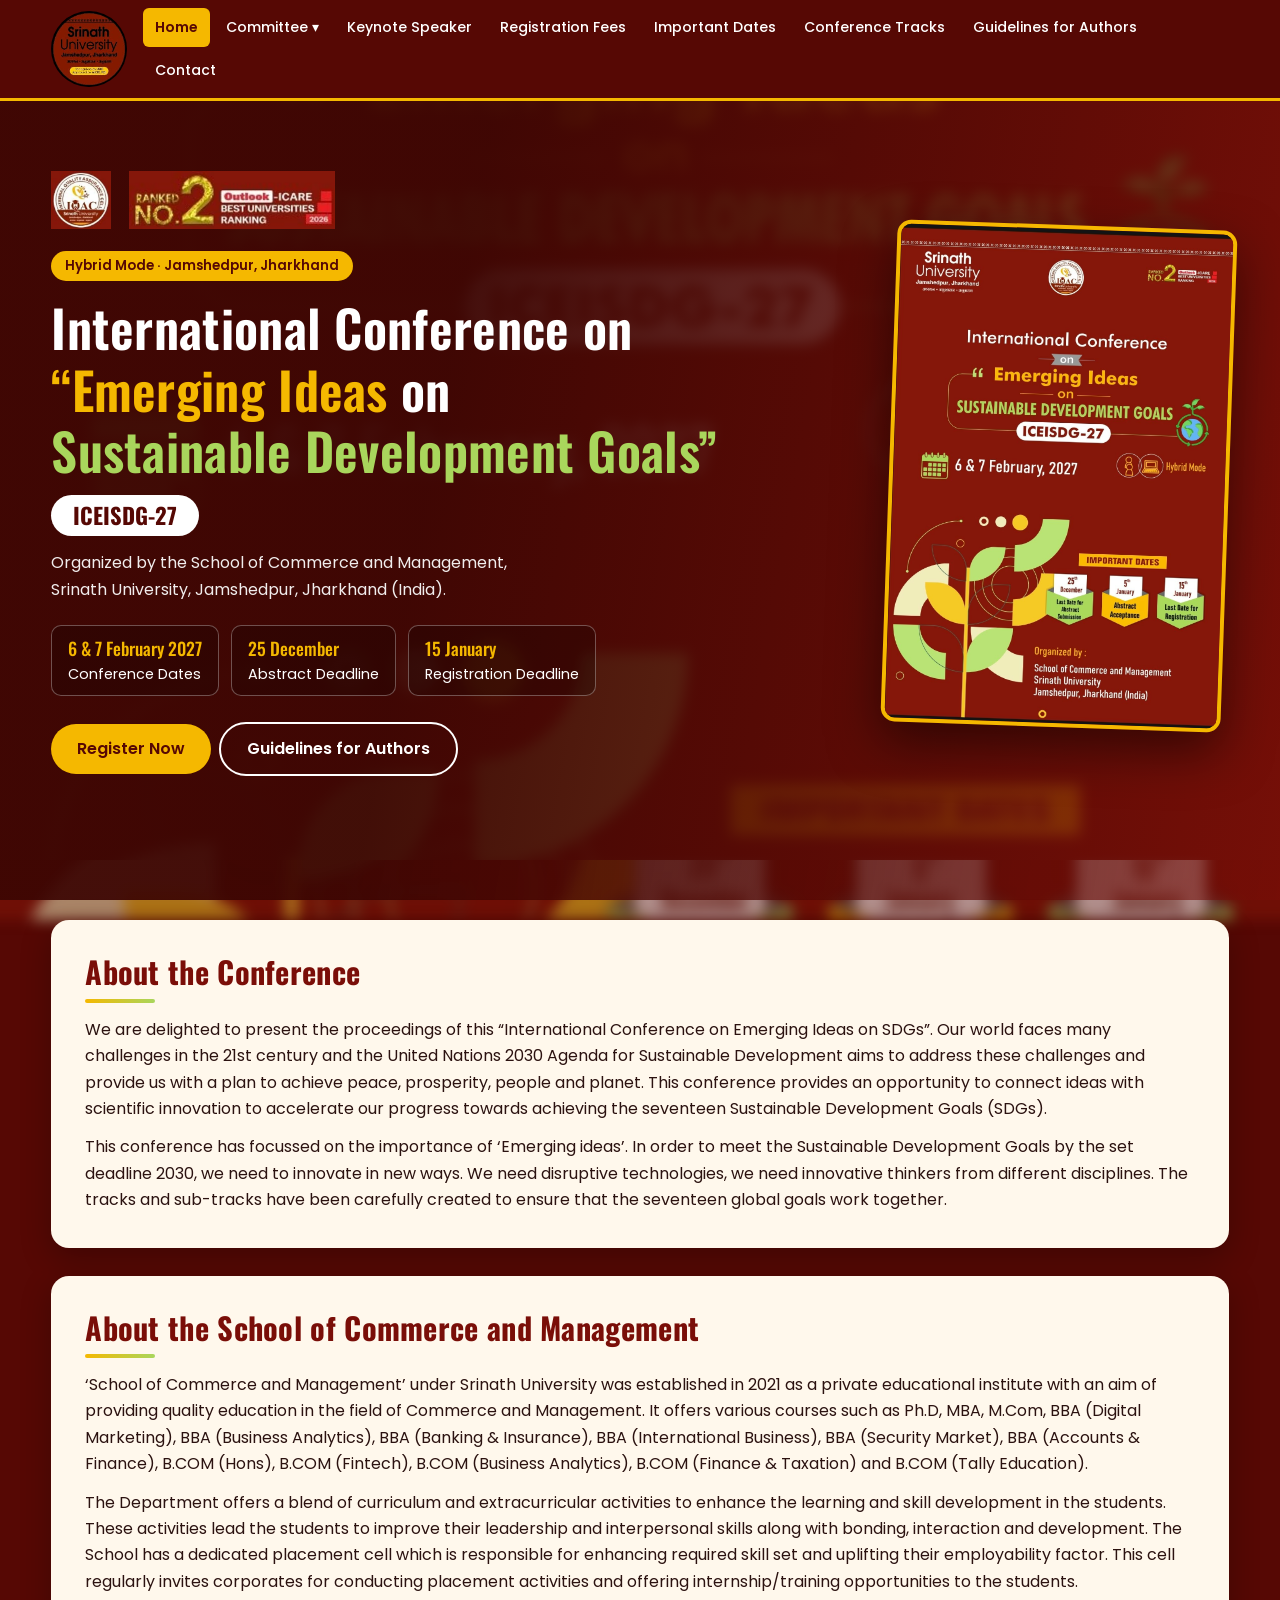
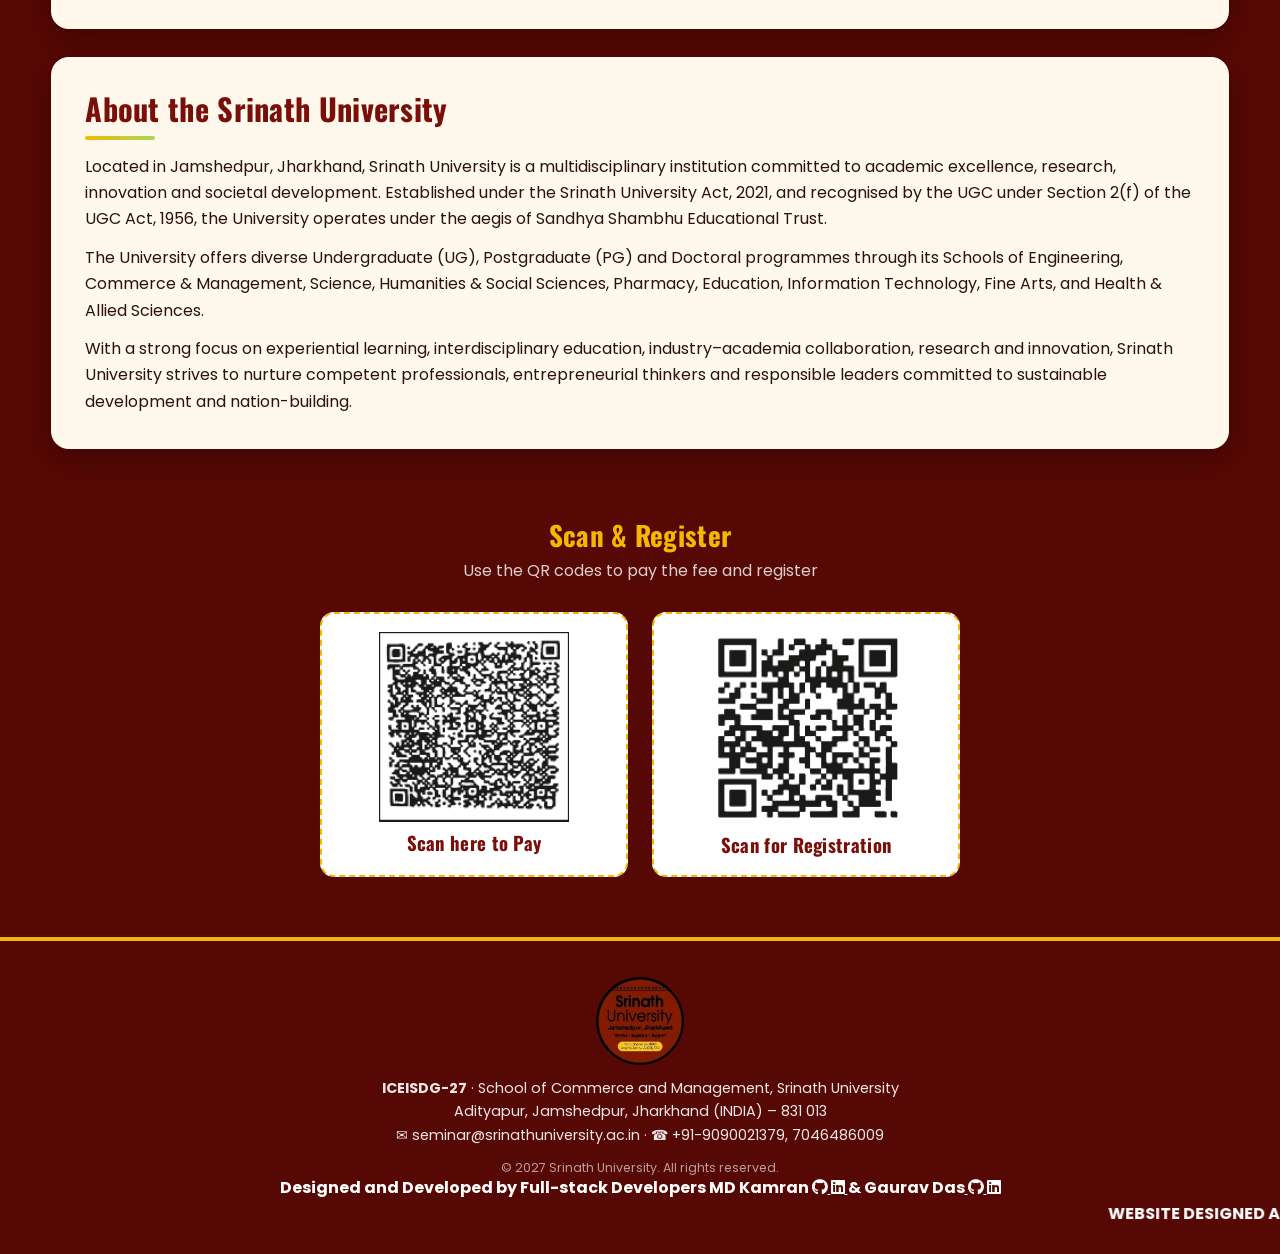
<file: index.html>
<!doctype html><html lang="en"><head><meta charset="utf-8"><meta name="viewport" content="width=device-width,initial-scale=1">
<title>Home | ICEISDG-27 · Srinath University</title>
<meta name="description" content="International Conference on Emerging Ideas on Sustainable Development Goals (ICEISDG-27), 6 &amp; 7 February 2027, Srinath University, Jamshedpur.">
<link href="https://fonts.googleapis.com/css2?family=Poppins:wght@400;500;600;700;800&family=Oswald:wght@500;600;700&display=swap" rel="stylesheet">
<link rel="stylesheet"
href="https://cdnjs.cloudflare.com/ajax/libs/font-awesome/6.7.2/css/all.min.css">
<link rel="preconnect" href="https://fonts.googleapis.com"><link href="https://fonts.googleapis.com/css2?family=Oswald:wght@400;500;600;700&family=Poppins:wght@400;500;600&display=swap" rel="stylesheet">
<link rel="stylesheet" href="style.css"></head><body>
<header><div class="wrap nav"><a class="brand" href="index.html"><img src="img/logo-srinath.jpg" alt="Srinath University"></a>
<button class="burger" onclick="document.getElementById('nv').classList.toggle('open')" aria-label="Menu">☰</button>
<nav id="nv"><ul><li><a href="index.html" class="on">Home</a></li><li class="dd"><a href="committee.html">Committee ▾</a><div><a href="organising-committee.html">Organising Committee</a><a href="organising-members.html">Organising Members</a><a href="advisory-committee.html">Advisory</a></div></li><li><a href="keynote-speaker.html">Keynote Speaker</a></li><li><a href="registration.html">Registration Fees</a></li><li><a href="dates.html">Important Dates</a></li><li><a href="tracks.html">Conference Tracks</a></li><li><a href="guidelines.html">Guidelines for Authors</a></li><li><a href="contact.html">Contact</a></li></ul></nav></div></header>

<div class="hero"><div class="wrap"><div>
<div class="logos"><img src="img/logo-iqac.png" alt="IQAC"><img src="img/badge-rank.png" alt="Ranked No. 2 Outlook-ICARE 2026"></div>
<span class="tag">Hybrid Mode · Jamshedpur, Jharkhand</span>
<h1>International Conference on<br><span class="y">“Emerging Ideas</span> on<br><span class="gr">Sustainable Development Goals”</span></h1>
<span class="acr">ICEISDG-27</span>
<p>Organized by the School of Commerce and Management, <span style="white-space:nowrap">Srinath University</span>, Jamshedpur, Jharkhand (India).</p>
<div class="facts"><div><b>6 &amp; 7 February 2027</b>Conference Dates</div><div><b>25 December</b>Abstract Deadline</div><div><b>15 January</b>Registration Deadline</div></div>
<a class="btn b1" href="registration.html">Register Now</a><a class="btn b2" href="guidelines.html">Guidelines for Authors</a></div>
<div class="posterbox"><img src="img/poster.jpg" alt="ICEISDG-27 poster"></div></div></div>

<section><div class="wrap">
<div class="card" id="conference"><h2>About the Conference</h2>
<p>We are delighted to present the proceedings of this “International Conference on Emerging Ideas on SDGs”. Our world faces many challenges in the 21st century and the United Nations 2030 Agenda for Sustainable Development aims to address these challenges and provide us with a plan to achieve peace, prosperity, people and planet. This conference provides an opportunity to connect ideas with scientific innovation to accelerate our progress towards achieving the seventeen Sustainable Development Goals (SDGs).</p>
<p>This conference has focussed on the importance of ‘Emerging ideas’. In order to meet the Sustainable Development Goals by the set deadline 2030, we need to innovate in new ways. We need disruptive technologies, we need innovative thinkers from different disciplines. The tracks and sub-tracks have been carefully created to ensure that the seventeen global goals work together.</p></div>
<div class="card" id="school"><h2>About the School of Commerce and Management</h2>
<p>‘School of Commerce and Management’ under Srinath University was established in 2021 as a private educational institute with an aim of providing quality education in the field of Commerce and Management. It offers various courses such as Ph.D, MBA, M.Com, BBA (Digital Marketing), BBA (Business Analytics), BBA (Banking &amp; Insurance), BBA (International Business), BBA (Security Market), BBA (Accounts &amp; Finance), B.COM (Hons), B.COM (Fintech), B.COM (Business Analytics), B.COM (Finance &amp; Taxation) and B.COM (Tally Education).</p>
<p>The Department offers a blend of curriculum and extracurricular activities to enhance the learning and skill development in the students. These activities lead the students to improve their leadership and interpersonal skills along with bonding, interaction and development. The School has a dedicated placement cell which is responsible for enhancing required skill set and uplifting their employability factor. This cell regularly invites corporates for conducting placement activities and offering internship/training opportunities to the students.</p></div>
<div class="card" id="university"><h2>About the Srinath University</h2>
<p>Located in Jamshedpur, Jharkhand, Srinath University is a multidisciplinary institution committed to academic excellence, research, innovation and societal development. Established under the Srinath University Act, 2021, and recognised by the UGC under Section 2(f) of the UGC Act, 1956, the University operates under the aegis of Sandhya Shambhu Educational Trust.</p>
<p>The University offers diverse Undergraduate (UG), Postgraduate (PG) and Doctoral programmes through its Schools of Engineering, Commerce &amp; Management, Science, Humanities &amp; Social Sciences, Pharmacy, Education, Information Technology, Fine Arts, and Health &amp; Allied Sciences.</p>
<p>With a strong focus on experiential learning, interdisciplinary education, industry–academia collaboration, research and innovation, Srinath University strives to nurture competent professionals, entrepreneurial thinkers and responsible leaders committed to sustainable development and nation-building.</p></div>
</div></section>

<section style="padding-top:10px"><div class="wrap"><h2 class="sh">Scan &amp; Register</h2><p class="sub">Use the QR codes to pay the fee and register</p>
<div class="qrs" style="max-width:640px;margin:auto">
<div class="qr"><img src="img/qr-pay.png" alt="Scan to pay"><h3>Scan here to Pay</h3></div>
<div class="qr"><img src="img/qr-registration.png" alt="Scan for registration"><h3>Scan for Registration</h3></div></div></div></section>
<footer><div class="wrap"><img class="logo" src="img/logo-srinath.jpg" alt="Srinath University">
<p><b>ICEISDG-27</b> · School of Commerce and Management, Srinath University</p>
<p>Adityapur, Jamshedpur, Jharkhand (INDIA) – 831 013</p>
<p>✉ seminar@srinathuniversity.ac.in · ☎ +91-9090021379, 7046486009</p>
<p class="cp">© 2027 Srinath University. All rights reserved.</p></div> <section><strong>Designed and Developed by Full-stack Developers MD Kamran  <a href="https://github.com/m2795144-lab" target="_blank">
    <i class="fa-brands fa-github"></i>
    <a href="https://www.linkedin.com/in/md-kamran-b6493b37a/"
   target="_blank"
   rel="noopener noreferrer">
    <i class="fa-brands fa-linkedin"></i>
</a>
</a>& Gaurav Das<a href="https://github.com/Gauravdas2255" target="_blank">
    <i class="fa-brands fa-github"></i>
</a><a href="https://www.linkedin.com/in/gauravdas2005/"
   target="_blank"
   rel="noopener noreferrer">
    <i class="fa-brands fa-linkedin"></i></strong>
    <marquee behavior="" direction="border-left"><b>WEBSITE DESIGNED AND DEVELOPED BY MD KAMRAN & GAURAV DAS 
BUILDING DIGITAL EXCELLENCE THROUGH INNOVATION, CREATIVITY & TECHNOLOGY</b></marquee>
  </section></footer></body></html>
</file>
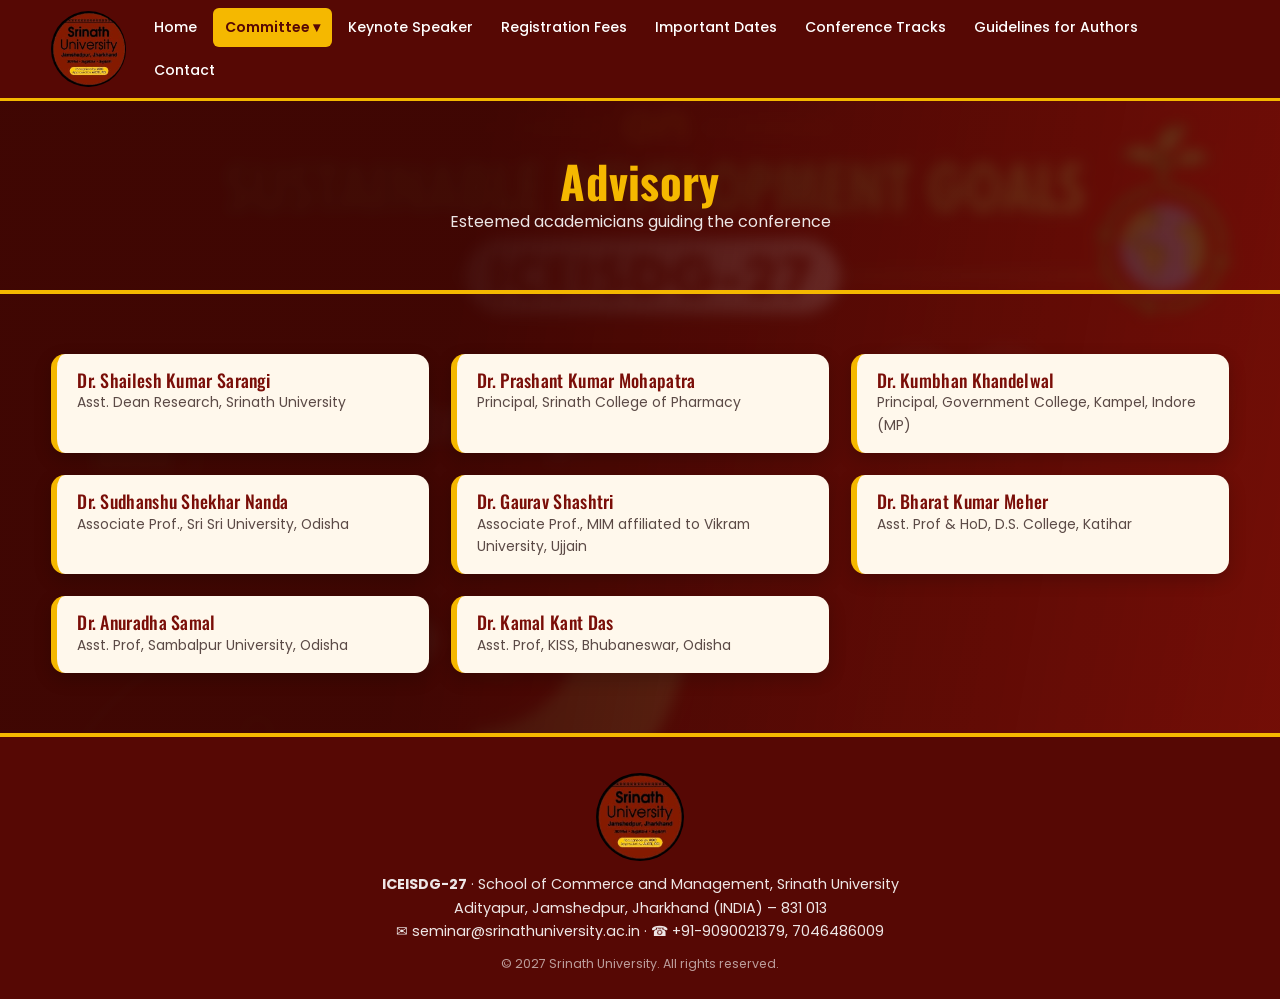
<file: advisory-committee.html>
<!doctype html><html lang="en"><head><meta charset="utf-8"><meta name="viewport" content="width=device-width,initial-scale=1">
<title>Advisory | ICEISDG-27 · Srinath University</title>
<meta name="description" content="Advisory for ICEISDG-27, Srinath University.">
<link rel="preconnect" href="https://fonts.googleapis.com"><link href="https://fonts.googleapis.com/css2?family=Oswald:wght@400;500;600;700&family=Poppins:wght@400;500;600&display=swap" rel="stylesheet">
<link rel="stylesheet" href="style.css"></head><body class="committee-page">
<header><div class="wrap nav"><a class="brand" href="index.html"><img src="img/logo-srinath.jpg" alt="Srinath University"></a>
<button class="burger" onclick="document.getElementById('nv').classList.toggle('open')" aria-label="Menu">☰</button>
<nav id="nv"><ul><li><a href="index.html">Home</a></li><li class="dd"><a href="committee.html" class="on">Committee ▾</a><div><a href="organising-committee.html">Organising Committee</a><a href="organising-members.html">Organising Members</a><a href="advisory-committee.html" class="on">Advisory</a></div></li><li><a href="keynote-speaker.html">Keynote Speaker</a></li><li><a href="registration.html">Registration Fees</a></li><li><a href="dates.html">Important Dates</a></li><li><a href="tracks.html">Conference Tracks</a></li><li><a href="guidelines.html">Guidelines for Authors</a></li><li><a href="contact.html">Contact</a></li></ul></nav></div></header>
<div class="pagehead"><div class="wrap"><h1>Advisory</h1><p>Esteemed academicians guiding the conference</p></div></div>
<section><div class="wrap">
<div class="grid" style="grid-template-columns:repeat(auto-fit,minmax(280px,1fr))">
<div class="al"><h3>Dr. Shailesh Kumar Sarangi</h3><p>Asst. Dean Research, Srinath University</p></div>
<div class="al"><h3>Dr. Prashant Kumar Mohapatra</h3><p>Principal, Srinath College of Pharmacy</p></div>
<div class="al"><h3>Dr. Kumbhan Khandelwal</h3><p>Principal, Government College, Kampel, Indore (MP)</p></div>
<div class="al"><h3>Dr. Sudhanshu Shekhar Nanda</h3><p>Associate Prof., Sri Sri University, Odisha</p></div>
<div class="al"><h3>Dr. Gaurav Shashtri</h3><p>Associate Prof., MIM affiliated to Vikram University, Ujjain</p></div>
<div class="al"><h3>Dr. Bharat Kumar Meher</h3><p>Asst. Prof &amp; HoD, D.S. College, Katihar</p></div>
<div class="al"><h3>Dr. Anuradha Samal</h3><p>Asst. Prof, Sambalpur University, Odisha</p></div>
<div class="al"><h3>Dr. Kamal Kant Das</h3><p>Asst. Prof, KISS, Bhubaneswar, Odisha</p></div>
</div></div></section>
<footer><div class="wrap"><img class="logo" src="img/logo-srinath.jpg" alt="Srinath University"><p><b>ICEISDG-27</b> · School of Commerce and Management, Srinath University</p><p>Adityapur, Jamshedpur, Jharkhand (INDIA) – 831 013</p><p>✉ seminar@srinathuniversity.ac.in · ☎ +91-9090021379, 7046486009</p><p class="cp">© 2027 Srinath University. All rights reserved.</p></div></footer></body></html>
</file>
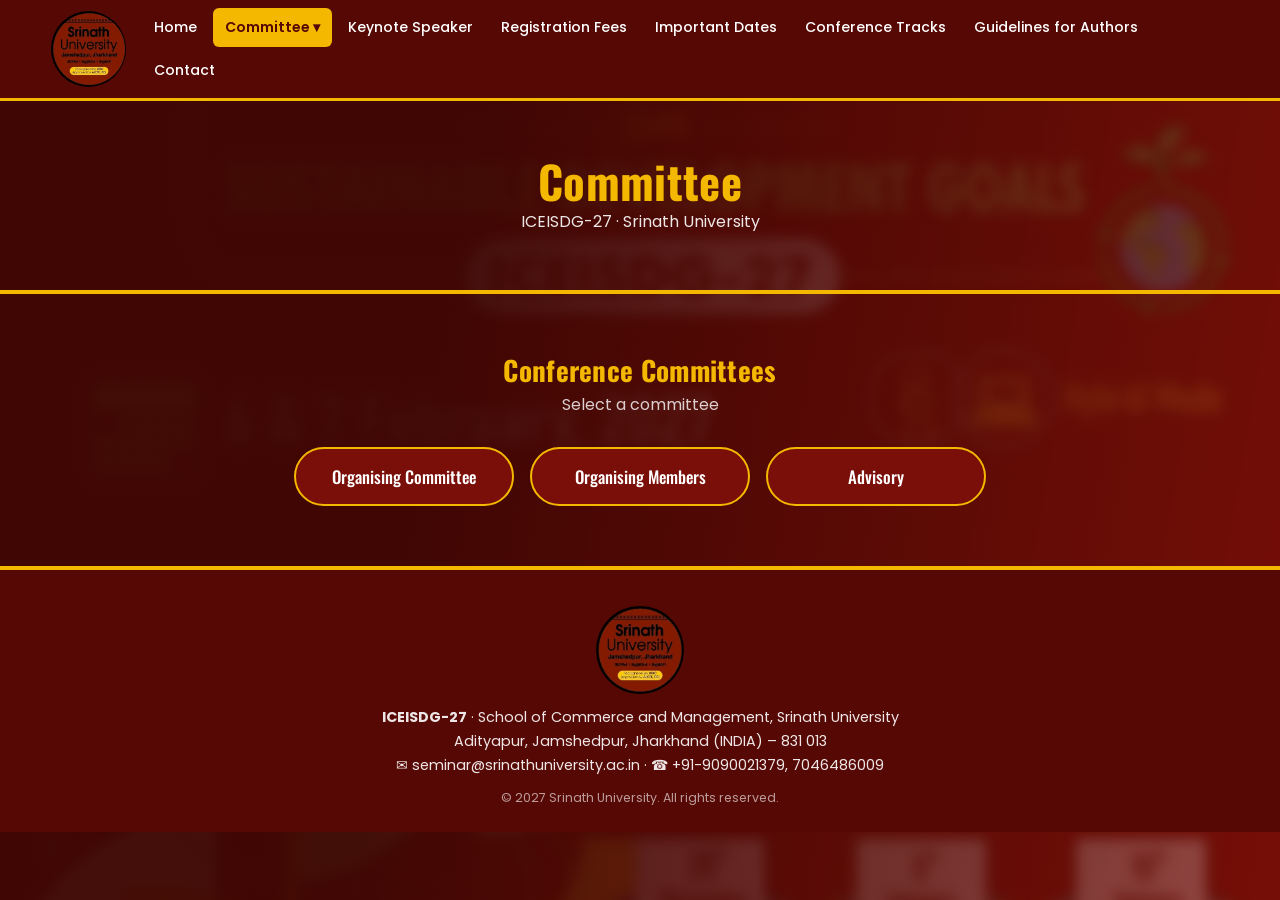
<file: committee.html>
<!doctype html><html lang="en"><head><meta charset="utf-8"><meta name="viewport" content="width=device-width,initial-scale=1">
<title>Committee | ICEISDG-27 · Srinath University</title>
<meta name="description" content="International Conference on Emerging Ideas on Sustainable Development Goals (ICEISDG-27), 6 &amp; 7 February 2027, Srinath University, Jamshedpur.">
<link rel="preconnect" href="https://fonts.googleapis.com"><link href="https://fonts.googleapis.com/css2?family=Oswald:wght@400;500;600;700&family=Poppins:wght@400;500;600&display=swap" rel="stylesheet">
<link rel="stylesheet" href="style.css"></head><body class="committee-page">
<header><div class="wrap nav"><a class="brand" href="index.html"><img src="img/logo-srinath.jpg" alt="Srinath University"></a>
<button class="burger" onclick="document.getElementById('nv').classList.toggle('open')" aria-label="Menu">☰</button>
<nav id="nv"><ul><li><a href="index.html">Home</a></li><li class="dd"><a href="committee.html" class="on">Committee ▾</a><div><a href="organising-committee.html">Organising Committee</a><a href="organising-members.html">Organising Members</a><a href="advisory-committee.html">Advisory</a></div></li><li><a href="keynote-speaker.html">Keynote Speaker</a></li><li><a href="registration.html">Registration Fees</a></li><li><a href="dates.html">Important Dates</a></li><li><a href="tracks.html">Conference Tracks</a></li><li><a href="guidelines.html">Guidelines for Authors</a></li><li><a href="contact.html">Contact</a></li></ul></nav></div></header>
<div class="pagehead"><div class="wrap"><h1>Committee</h1><p>ICEISDG-27 · Srinath University</p></div></div>
<section><div class="wrap"><h2 class="sh">Conference Committees</h2><p class="sub">Select a committee</p>
<div class="committee-buttons">
<a class="committee-button" href="organising-committee.html">Organising Committee</a>
<a class="committee-button" href="organising-members.html">Organising Members</a>
<a class="committee-button" href="advisory-committee.html">Advisory</a>
</div></div></section><footer><div class="wrap"><img class="logo" src="img/logo-srinath.jpg" alt="Srinath University">
<p><b>ICEISDG-27</b> · School of Commerce and Management, Srinath University</p>
<p>Adityapur, Jamshedpur, Jharkhand (INDIA) – 831 013</p>
<p>✉ seminar@srinathuniversity.ac.in · ☎ +91-9090021379, 7046486009</p>
<p class="cp">© 2027 Srinath University. All rights reserved.</p></div></footer></body></html>
</file>
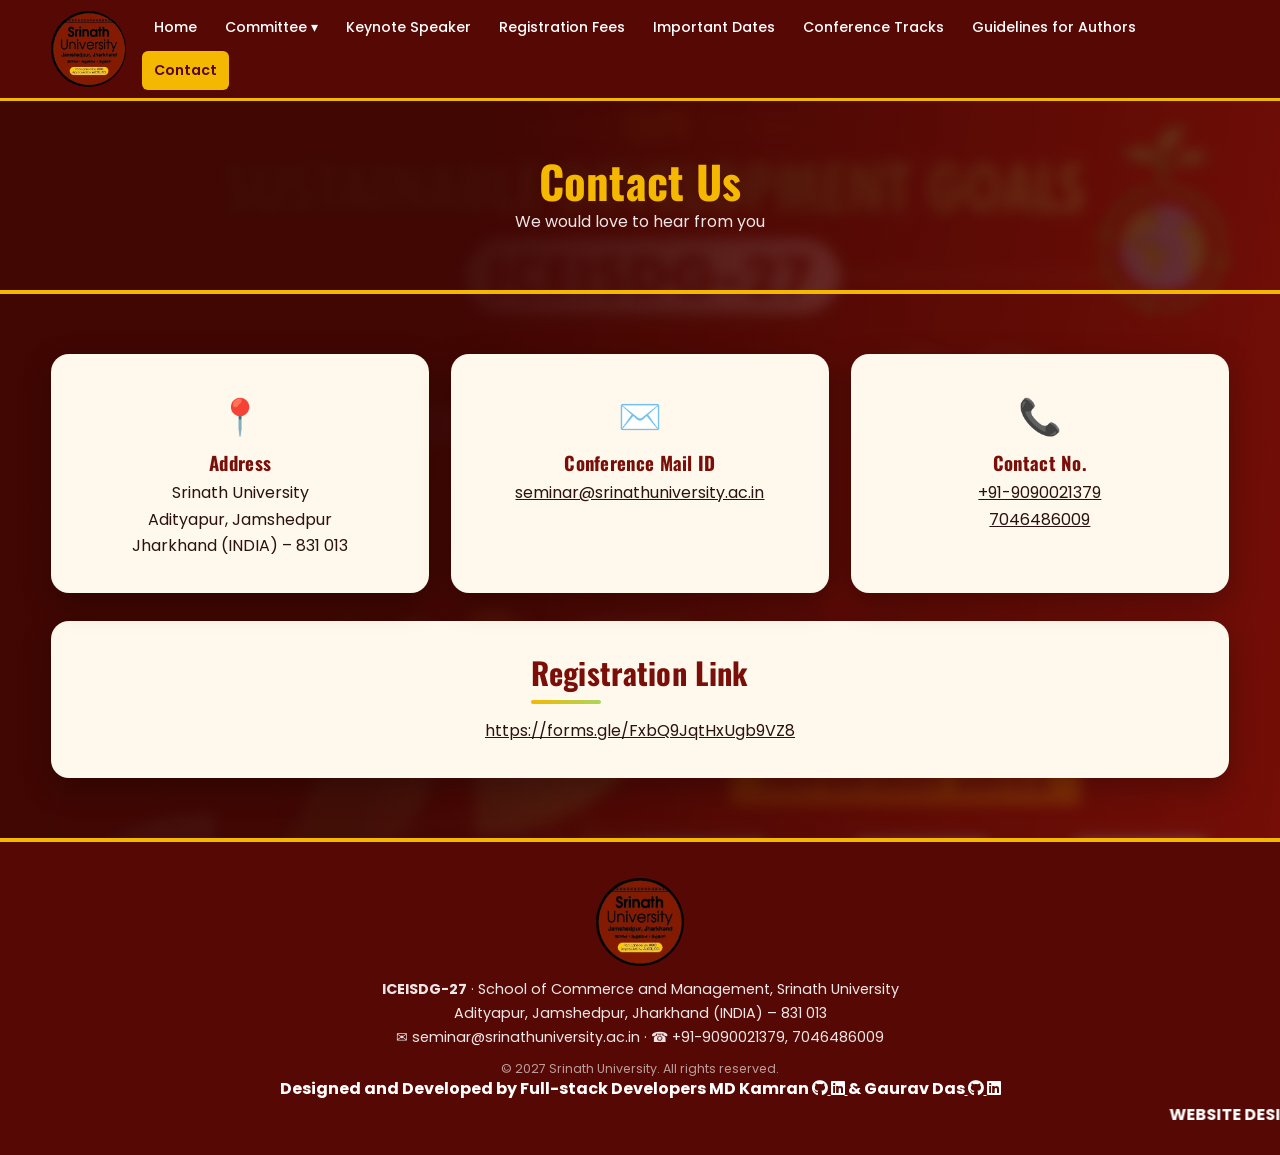
<file: contact.html>
<!doctype html><html lang="en"><head><meta charset="utf-8"><meta name="viewport" content="width=device-width,initial-scale=1">
<title>Contact | ICEISDG-27 · Srinath University</title>
<meta name="description" content="International Conference on Emerging Ideas on Sustainable Development Goals (ICEISDG-27), 6 &amp; 7 February 2027, Srinath University, Jamshedpur.">
<link rel="preconnect" href="https://fonts.googleapis.com"><link href="https://fonts.googleapis.com/css2?family=Oswald:wght@400;500;600;700&family=Poppins:wght@400;500;600&display=swap" rel="stylesheet">
<link href="https://fonts.googleapis.com/css2?family=Poppins:wght@400;500;600;700;800&family=Oswald:wght@500;600;700&display=swap" rel="stylesheet">
<link rel="stylesheet"
href="https://cdnjs.cloudflare.com/ajax/libs/font-awesome/6.7.2/css/all.min.css">
<link rel="stylesheet" href="style.css"></head><body>
<header><div class="wrap nav"><a class="brand" href="index.html"><img src="img/logo-srinath.jpg" alt="Srinath University"></a>
<button class="burger" onclick="document.getElementById('nv').classList.toggle('open')" aria-label="Menu">☰</button>
<nav id="nv"><ul><li><a href="index.html">Home</a></li><li class="dd"><a href="committee.html">Committee ▾</a><div><a href="organising-committee.html">Organising Committee</a><a href="organising-members.html">Organising Members</a><a href="advisory-committee.html">Advisory</a></div></li><li><a href="keynote-speaker.html">Keynote Speaker</a></li><li><a href="registration.html">Registration Fees</a></li><li><a href="dates.html">Important Dates</a></li><li><a href="tracks.html">Conference Tracks</a></li><li><a href="guidelines.html">Guidelines for Authors</a></li><li><a href="contact.html" class="on">Contact</a></li></ul></nav></div></header>
<div class="pagehead"><div class="wrap"><h1>Contact Us</h1><p>We would love to hear from you</p></div></div><section><div class="wrap"><div class="ct">
<div class="card"><div class="ic">📍</div><h3>Address</h3><p>Srinath University<br>Adityapur, Jamshedpur<br>Jharkhand (INDIA) – 831 013</p></div>
<div class="card"><div class="ic">✉️</div><h3>Conference Mail ID</h3><p><a href="mailto:seminar@srinathuniversity.ac.in">seminar@srinathuniversity.ac.in</a></p></div>
<div class="card"><div class="ic">📞</div><h3>Contact No.</h3><p><a href="tel:+919090021379">+91-9090021379</a><br><a href="tel:+917046486009">7046486009</a></p></div></div>
<div class="card" style="margin-top:28px;text-align:center"><h2 style="display:inline-block">Registration Link</h2><p><a href="https://forms.gle/FxbQ9JqtHxUgb9VZ8" target="_blank" rel="noopener">https://forms.gle/FxbQ9JqtHxUgb9VZ8</a></p></div></div></section><footer><div class="wrap"><img class="logo" src="img/logo-srinath.jpg" alt="Srinath University">
<p><b>ICEISDG-27</b> · School of Commerce and Management, Srinath University</p>
<p>Adityapur, Jamshedpur, Jharkhand (INDIA) – 831 013</p>
<p>✉ seminar@srinathuniversity.ac.in · ☎ +91-9090021379, 7046486009</p>
<p class="cp">© 2027 Srinath University. All rights reserved.</p></div> <section><strong>Designed and Developed by Full-stack Developers MD Kamran  <a href="https://github.com/m2795144-lab" target="_blank">
    <i class="fa-brands fa-github"></i>
    <a href="https://www.linkedin.com/in/md-kamran-b6493b37a/"
   target="_blank"
   rel="noopener noreferrer">
    <i class="fa-brands fa-linkedin"></i>
</a>
</a>& Gaurav Das<a href="https://github.com/Gauravdas2255" target="_blank">
    <i class="fa-brands fa-github"></i>
</a><a href="https://www.linkedin.com/in/gauravdas2005/"
   target="_blank"
   rel="noopener noreferrer">
    <i class="fa-brands fa-linkedin"></i></strong>
    <marquee behavior="" direction="border-left"><b>WEBSITE DESIGNED AND DEVELOPED BY MD KAMRAN & GAURAV DAS 
BUILDING DIGITAL EXCELLENCE THROUGH INNOVATION, CREATIVITY & TECHNOLOGY</b></marquee>
  </section></footer></body></html>
</file>
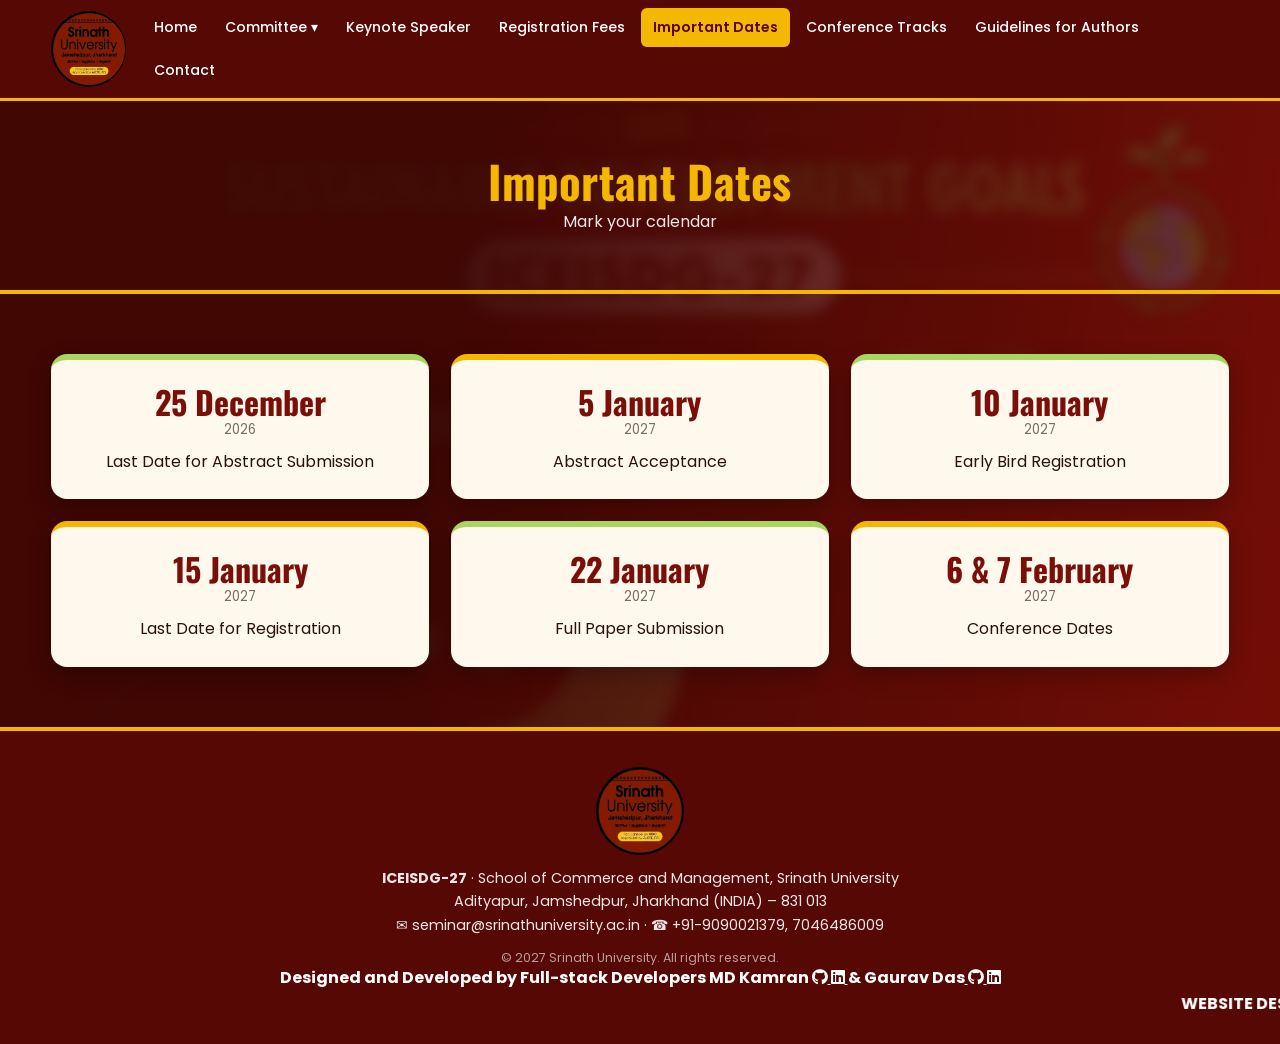
<file: dates.html>
<!doctype html><html lang="en"><head><meta charset="utf-8"><meta name="viewport" content="width=device-width,initial-scale=1">
<title>Important Dates | ICEISDG-27 · Srinath University</title>
<meta name="description" content="International Conference on Emerging Ideas on Sustainable Development Goals (ICEISDG-27), 6 &amp; 7 February 2027, Srinath University, Jamshedpur.">
<link rel="preconnect" href="https://fonts.googleapis.com"><link href="https://fonts.googleapis.com/css2?family=Oswald:wght@400;500;600;700&family=Poppins:wght@400;500;600&display=swap" rel="stylesheet">
<link href="https://fonts.googleapis.com/css2?family=Poppins:wght@400;500;600;700;800&family=Oswald:wght@500;600;700&display=swap" rel="stylesheet">
<link rel="stylesheet"
href="https://cdnjs.cloudflare.com/ajax/libs/font-awesome/6.7.2/css/all.min.css">
<link rel="stylesheet" href="style.css"></head><body>
<header><div class="wrap nav"><a class="brand" href="index.html"><img src="img/logo-srinath.jpg" alt="Srinath University"></a>
<button class="burger" onclick="document.getElementById('nv').classList.toggle('open')" aria-label="Menu">☰</button>
<nav id="nv"><ul><li><a href="index.html">Home</a></li><li class="dd"><a href="committee.html">Committee ▾</a><div><a href="organising-committee.html">Organising Committee</a><a href="organising-members.html">Organising Members</a><a href="advisory-committee.html">Advisory</a></div></li><li><a href="keynote-speaker.html">Keynote Speaker</a></li><li><a href="registration.html">Registration Fees</a></li><li><a href="dates.html" class="on">Important Dates</a></li><li><a href="tracks.html">Conference Tracks</a></li><li><a href="guidelines.html">Guidelines for Authors</a></li><li><a href="contact.html">Contact</a></li></ul></nav></div></header>
<div class="pagehead"><div class="wrap"><h1>Important Dates</h1><p>Mark your calendar</p></div></div><section><div class="wrap"><div class="tl"><div><b>25 December</b><small>2026</small>Last Date for Abstract Submission</div><div><b>5 January</b><small>2027</small>Abstract Acceptance</div><div><b>10 January</b><small>2027</small>Early Bird Registration</div><div><b>15 January</b><small>2027</small>Last Date for Registration</div><div><b>22 January</b><small>2027</small>Full Paper Submission</div><div><b>6 &amp; 7 February</b><small>2027</small>Conference Dates</div></div></div></section><footer><div class="wrap"><img class="logo" src="img/logo-srinath.jpg" alt="Srinath University">
<p><b>ICEISDG-27</b> · School of Commerce and Management, Srinath University</p>
<p>Adityapur, Jamshedpur, Jharkhand (INDIA) – 831 013</p>
<p>✉ seminar@srinathuniversity.ac.in · ☎ +91-9090021379, 7046486009</p>
<p class="cp">© 2027 Srinath University. All rights reserved.</p></div> <section><strong>Designed and Developed by Full-stack Developers MD Kamran  <a href="https://github.com/m2795144-lab" target="_blank">
    <i class="fa-brands fa-github"></i>
    <a href="https://www.linkedin.com/in/md-kamran-b6493b37a/"
   target="_blank"
   rel="noopener noreferrer">
    <i class="fa-brands fa-linkedin"></i>
</a>
</a>& Gaurav Das<a href="https://github.com/Gauravdas2255" target="_blank">
    <i class="fa-brands fa-github"></i>
</a><a href="https://www.linkedin.com/in/gauravdas2005/"
   target="_blank"
   rel="noopener noreferrer">
    <i class="fa-brands fa-linkedin"></i></strong>
    <marquee behavior="" direction="border-left"><b>WEBSITE DESIGNED AND DEVELOPED BY MD KAMRAN & GAURAV DAS 
BUILDING DIGITAL EXCELLENCE THROUGH INNOVATION, CREATIVITY & TECHNOLOGY</b></marquee>
  </section></footer></body></html>
</file>
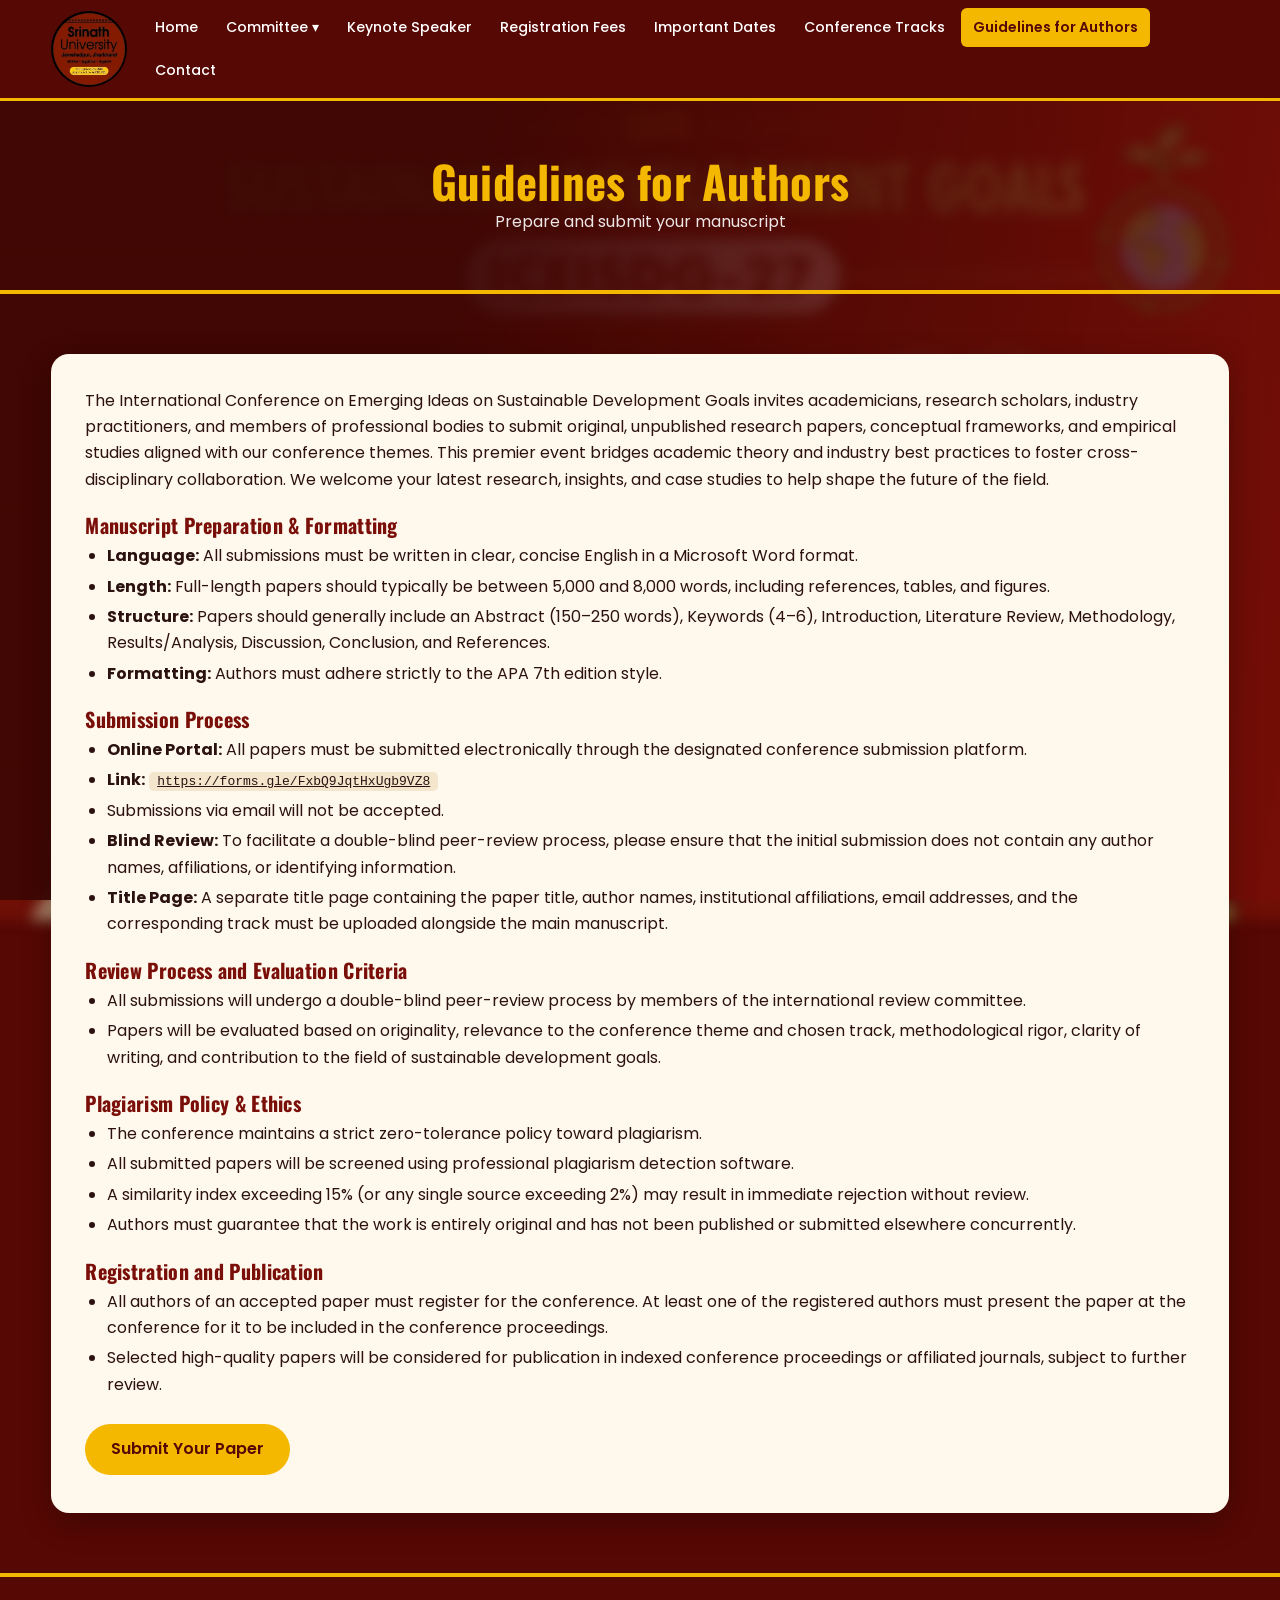
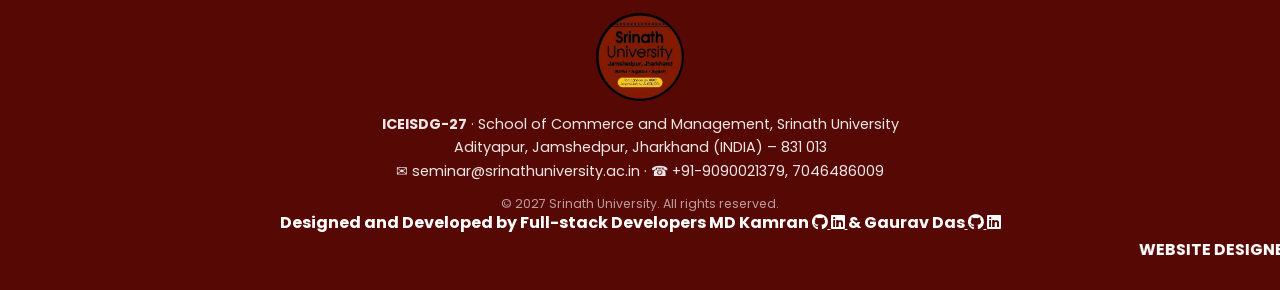
<file: guidelines.html>
<!doctype html><html lang="en"><head><meta charset="utf-8"><meta name="viewport" content="width=device-width,initial-scale=1">
<title>Guidelines for Authors | ICEISDG-27 · Srinath University</title>
<meta name="description" content="International Conference on Emerging Ideas on Sustainable Development Goals (ICEISDG-27), 6 &amp; 7 February 2027, Srinath University, Jamshedpur.">
<link rel="preconnect" href="https://fonts.googleapis.com"><link href="https://fonts.googleapis.com/css2?family=Oswald:wght@400;500;600;700&family=Poppins:wght@400;500;600&display=swap" rel="stylesheet">
<link href="https://fonts.googleapis.com/css2?family=Poppins:wght@400;500;600;700;800&family=Oswald:wght@500;600;700&display=swap" rel="stylesheet">
<link rel="stylesheet"
href="https://cdnjs.cloudflare.com/ajax/libs/font-awesome/6.7.2/css/all.min.css">
<link rel="stylesheet" href="style.css"></head><body>
<header><div class="wrap nav"><a class="brand" href="index.html"><img src="img/logo-srinath.jpg" alt="Srinath University"></a>
<button class="burger" onclick="document.getElementById('nv').classList.toggle('open')" aria-label="Menu">☰</button>
<nav id="nv"><ul><li><a href="index.html">Home</a></li><li class="dd"><a href="committee.html">Committee ▾</a><div><a href="organising-committee.html">Organising Committee</a><a href="organising-members.html">Organising Members</a><a href="advisory-committee.html">Advisory</a></div></li><li><a href="keynote-speaker.html">Keynote Speaker</a></li><li><a href="registration.html">Registration Fees</a></li><li><a href="dates.html">Important Dates</a></li><li><a href="tracks.html">Conference Tracks</a></li><li><a href="guidelines.html" class="on">Guidelines for Authors</a></li><li><a href="contact.html">Contact</a></li></ul></nav></div></header>
<div class="pagehead"><div class="wrap"><h1>Guidelines for Authors</h1><p>Prepare and submit your manuscript</p></div></div><section><div class="wrap"><div class="card gl">
<p>The International Conference on Emerging Ideas on Sustainable Development Goals invites academicians, research scholars, industry practitioners, and members of professional bodies to submit original, unpublished research papers, conceptual frameworks, and empirical studies aligned with our conference themes. This premier event bridges academic theory and industry best practices to foster cross-disciplinary collaboration. We welcome your latest research, insights, and case studies to help shape the future of the field.</p>
<h3>Manuscript Preparation &amp; Formatting</h3><ul>
<li><b>Language:</b> All submissions must be written in clear, concise English in a Microsoft Word format.</li>
<li><b>Length:</b> Full-length papers should typically be between 5,000 and 8,000 words, including references, tables, and figures.</li>
<li><b>Structure:</b> Papers should generally include an Abstract (150–250 words), Keywords (4–6), Introduction, Literature Review, Methodology, Results/Analysis, Discussion, Conclusion, and References.</li>
<li><b>Formatting:</b> Authors must adhere strictly to the APA 7th edition style.</li></ul>
<h3>Submission Process</h3><ul>
<li><b>Online Portal:</b> All papers must be submitted electronically through the designated conference submission platform.</li>
<li><b>Link:</b> <a href="https://forms.gle/FxbQ9JqtHxUgb9VZ8" target="_blank" rel="noopener"><code>https://forms.gle/FxbQ9JqtHxUgb9VZ8</code></a></li>
<li>Submissions via email will not be accepted.</li>
<li><b>Blind Review:</b> To facilitate a double-blind peer-review process, please ensure that the initial submission does not contain any author names, affiliations, or identifying information.</li>
<li><b>Title Page:</b> A separate title page containing the paper title, author names, institutional affiliations, email addresses, and the corresponding track must be uploaded alongside the main manuscript.</li></ul>
<h3>Review Process and Evaluation Criteria</h3><ul>
<li>All submissions will undergo a double-blind peer-review process by members of the international review committee.</li>
<li>Papers will be evaluated based on originality, relevance to the conference theme and chosen track, methodological rigor, clarity of writing, and contribution to the field of sustainable development goals.</li></ul>
<h3>Plagiarism Policy &amp; Ethics</h3><ul>
<li>The conference maintains a strict zero-tolerance policy toward plagiarism.</li>
<li>All submitted papers will be screened using professional plagiarism detection software.</li>
<li>A similarity index exceeding 15% (or any single source exceeding 2%) may result in immediate rejection without review.</li>
<li>Authors must guarantee that the work is entirely original and has not been published or submitted elsewhere concurrently.</li></ul>
<h3>Registration and Publication</h3><ul>
<li>All authors of an accepted paper must register for the conference. At least one of the registered authors must present the paper at the conference for it to be included in the conference proceedings.</li>
<li>Selected high-quality papers will be considered for publication in indexed conference proceedings or affiliated journals, subject to further review.</li></ul>
<p style="margin-top:22px"><a class="btn b1" href="https://forms.gle/FxbQ9JqtHxUgb9VZ8" target="_blank" rel="noopener">Submit Your Paper</a></p></div></div></section><footer><div class="wrap"><img class="logo" src="img/logo-srinath.jpg" alt="Srinath University">
<p><b>ICEISDG-27</b> · School of Commerce and Management, Srinath University</p>
<p>Adityapur, Jamshedpur, Jharkhand (INDIA) – 831 013</p>
<p>✉ seminar@srinathuniversity.ac.in · ☎ +91-9090021379, 7046486009</p>
<p class="cp">© 2027 Srinath University. All rights reserved.</p></div> <section><strong>Designed and Developed by Full-stack Developers MD Kamran  <a href="https://github.com/m2795144-lab" target="_blank">
    <i class="fa-brands fa-github"></i>
    <a href="https://www.linkedin.com/in/md-kamran-b6493b37a/"
   target="_blank"
   rel="noopener noreferrer">
    <i class="fa-brands fa-linkedin"></i>
</a>
</a>& Gaurav Das<a href="https://github.com/Gauravdas2255" target="_blank">
    <i class="fa-brands fa-github"></i>
</a><a href="https://www.linkedin.com/in/gauravdas2005/"
   target="_blank"
   rel="noopener noreferrer">
    <i class="fa-brands fa-linkedin"></i></strong>
    <marquee behavior="" direction="border-left"><b>WEBSITE DESIGNED AND DEVELOPED BY MD KAMRAN & GAURAV DAS 
BUILDING DIGITAL EXCELLENCE THROUGH INNOVATION, CREATIVITY & TECHNOLOGY</b></marquee>
  </section></footer></body></html>
</file>
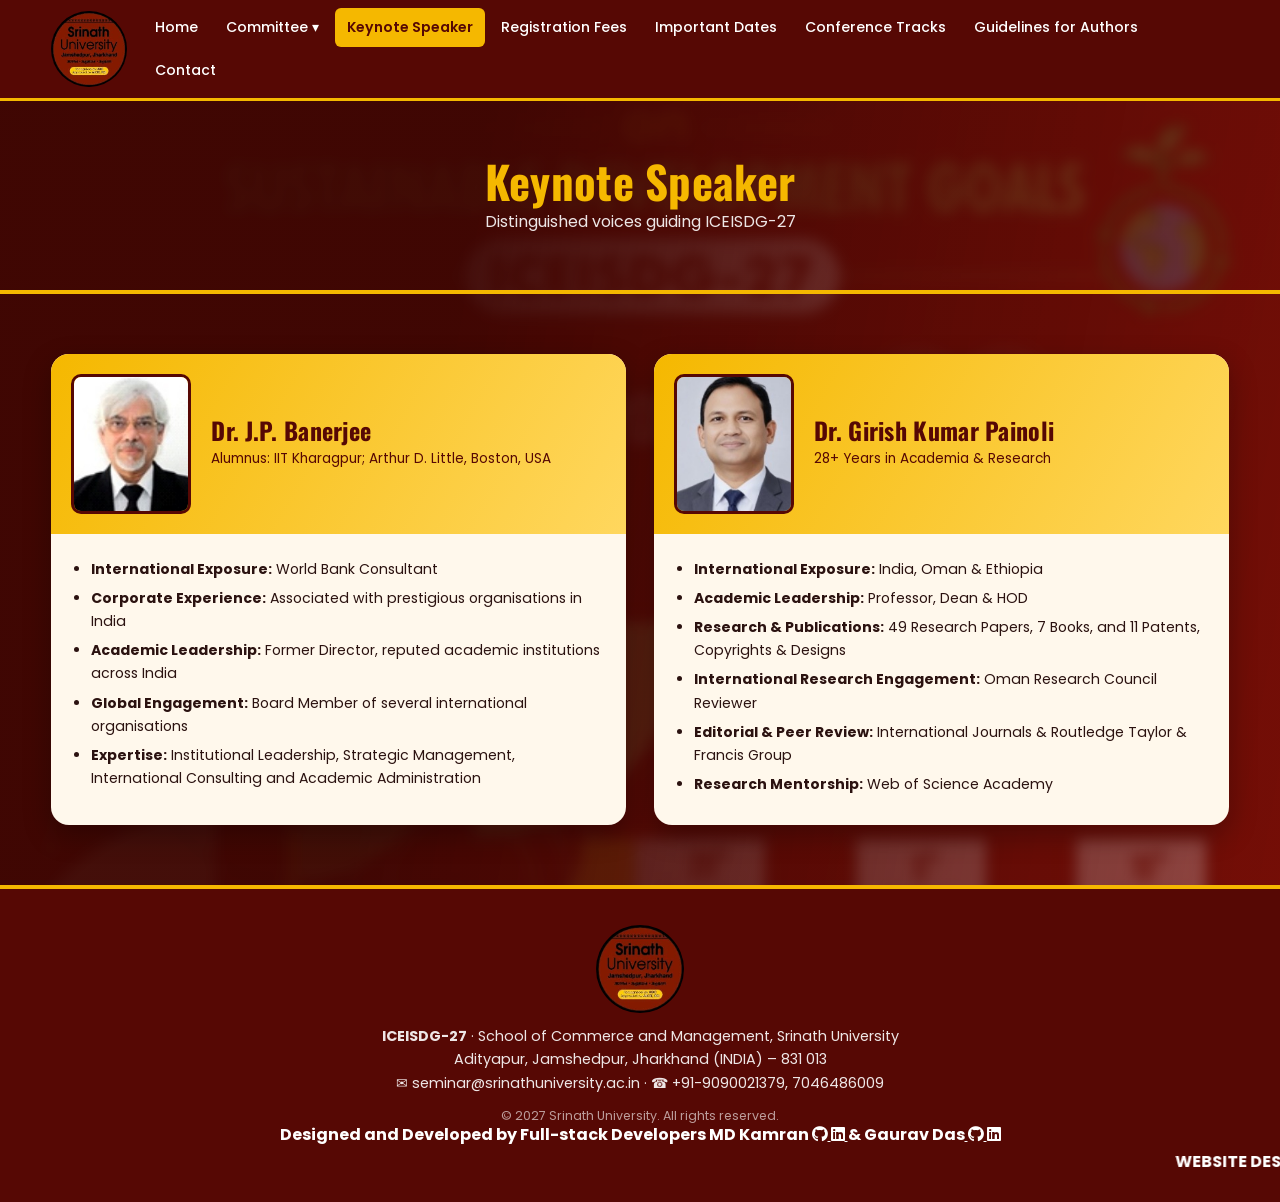
<file: keynote-speaker.html>
<!doctype html><html lang="en"><head><meta charset="utf-8"><meta name="viewport" content="width=device-width,initial-scale=1">
<title>Keynote Speaker | ICEISDG-27 · Srinath University</title>
<meta name="description" content="Keynote speaker profiles for ICEISDG-27, Srinath University.">
<link rel="preconnect" href="https://fonts.googleapis.com"><link href="https://fonts.googleapis.com/css2?family=Oswald:wght@400;500;600;700&family=Poppins:wght@400;500;600&display=swap" rel="stylesheet">
<link rel="stylesheet" href="https://cdnjs.cloudflare.com/ajax/libs/font-awesome/6.7.2/css/all.min.css">
<link rel="stylesheet" href="style.css"></head><body>
<header><div class="wrap nav"><a class="brand" href="index.html"><img src="img/logo-srinath.jpg" alt="Srinath University"></a>
<button class="burger" onclick="document.getElementById('nv').classList.toggle('open')" aria-label="Menu">☰</button>
<nav id="nv"><ul><li><a href="index.html">Home</a></li><li class="dd"><a href="committee.html">Committee ▾</a><div><a href="organising-committee.html">Organising Committee</a><a href="organising-members.html">Organising Members</a><a href="advisory-committee.html">Advisory</a></div></li><li><a href="keynote-speaker.html" class="on">Keynote Speaker</a></li><li><a href="registration.html">Registration Fees</a></li><li><a href="dates.html">Important Dates</a></li><li><a href="tracks.html">Conference Tracks</a></li><li><a href="guidelines.html">Guidelines for Authors</a></li><li><a href="contact.html">Contact</a></li></ul></nav></div></header>
<div class="pagehead"><div class="wrap"><h1>Keynote Speaker</h1><p>Distinguished voices guiding ICEISDG-27</p></div></div>
<section><div class="wrap"><div class="kn">
<div class="kc"><div class="top"><img src="img/keynote-banerjee.jpg" alt="Dr. J.P. Banerjee"><div><h3>Dr. J.P. Banerjee</h3><span>Alumnus: IIT Kharagpur; Arthur D. Little, Boston, USA</span></div></div><ul><li><b>International Exposure:</b> World Bank Consultant</li><li><b>Corporate Experience:</b> Associated with prestigious organisations in India</li><li><b>Academic Leadership:</b> Former Director, reputed academic institutions across India</li><li><b>Global Engagement:</b> Board Member of several international organisations</li><li><b>Expertise:</b> Institutional Leadership, Strategic Management, International Consulting and Academic Administration</li></ul></div>
<div class="kc"><div class="top"><img src="img/keynote-painoli.jpg" alt="Dr. Girish Kumar Painoli"><div><h3>Dr. Girish Kumar Painoli</h3><span>28+ Years in Academia &amp; Research</span></div></div><ul><li><b>International Exposure:</b> India, Oman &amp; Ethiopia</li><li><b>Academic Leadership:</b> Professor, Dean &amp; HOD</li><li><b>Research &amp; Publications:</b> 49 Research Papers, 7 Books, and 11 Patents, Copyrights &amp; Designs</li><li><b>International Research Engagement:</b> Oman Research Council Reviewer</li><li><b>Editorial &amp; Peer Review:</b> International Journals &amp; Routledge Taylor &amp; Francis Group</li><li><b>Research Mentorship:</b> Web of Science Academy</li></ul></div>
</div></div></section>
<footer><div class="wrap"><img class="logo" src="img/logo-srinath.jpg" alt="Srinath University">
<p><b>ICEISDG-27</b> · School of Commerce and Management, Srinath University</p>
<p>Adityapur, Jamshedpur, Jharkhand (INDIA) – 831 013</p>
<p>✉ seminar@srinathuniversity.ac.in · ☎ +91-9090021379, 7046486009</p>
<p class="cp">© 2027 Srinath University. All rights reserved.</p></div> <section><strong>Designed and Developed by Full-stack Developers MD Kamran  <a href="https://github.com/m2795144-lab" target="_blank">
    <i class="fa-brands fa-github"></i>
    <a href="https://www.linkedin.com/in/md-kamran-b6493b37a/"
   target="_blank"
   rel="noopener noreferrer">
    <i class="fa-brands fa-linkedin"></i>
</a>
</a>&amp; Gaurav Das<a href="https://github.com/Gauravdas2255" target="_blank">
    <i class="fa-brands fa-github"></i>
</a><a href="https://www.linkedin.com/in/gauravdas2005/"
   target="_blank"
   rel="noopener noreferrer">
    <i class="fa-brands fa-linkedin"></i></strong>
    <marquee behavior="" direction="border-left"><b>WEBSITE DESIGNED AND DEVELOPED BY MD KAMRAN &amp; GAURAV DAS
BUILDING DIGITAL EXCELLENCE THROUGH INNOVATION, CREATIVITY &amp; TECHNOLOGY</b></marquee>
  </section></footer></body></html>
</file>
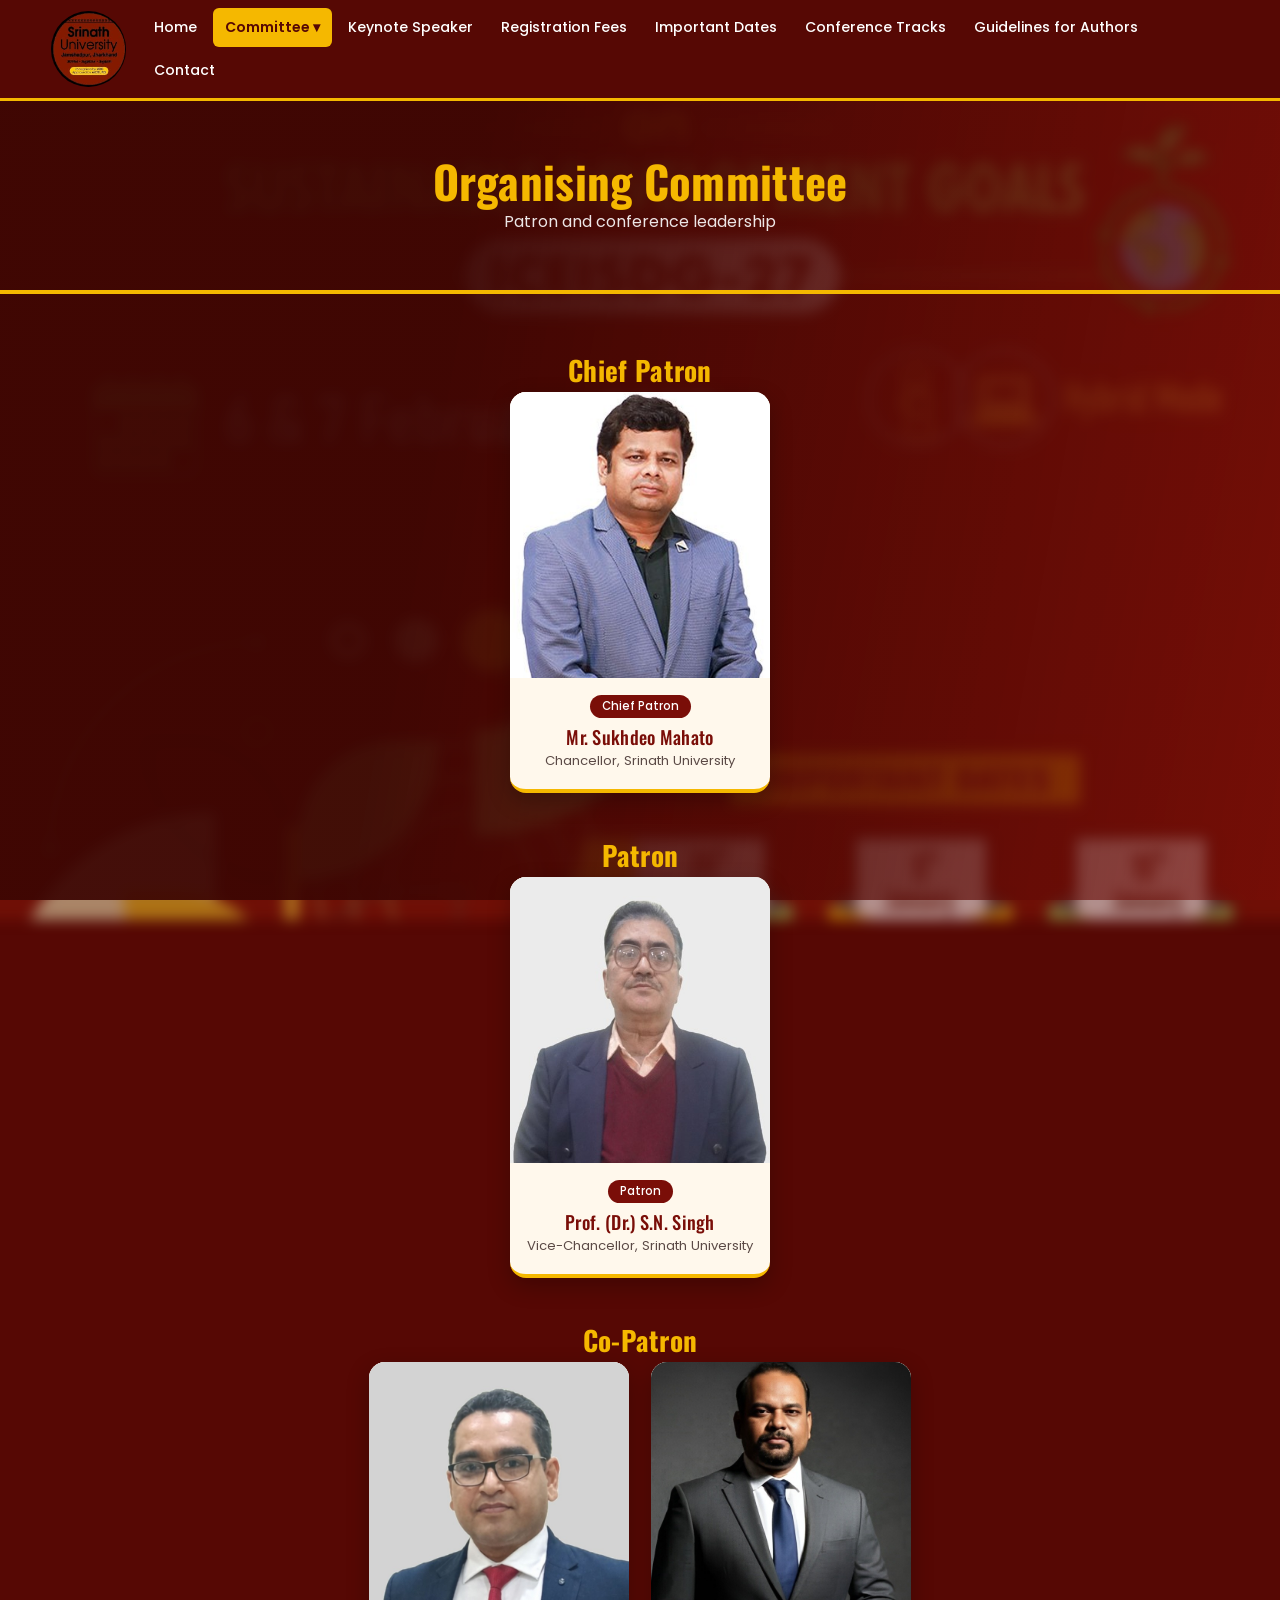
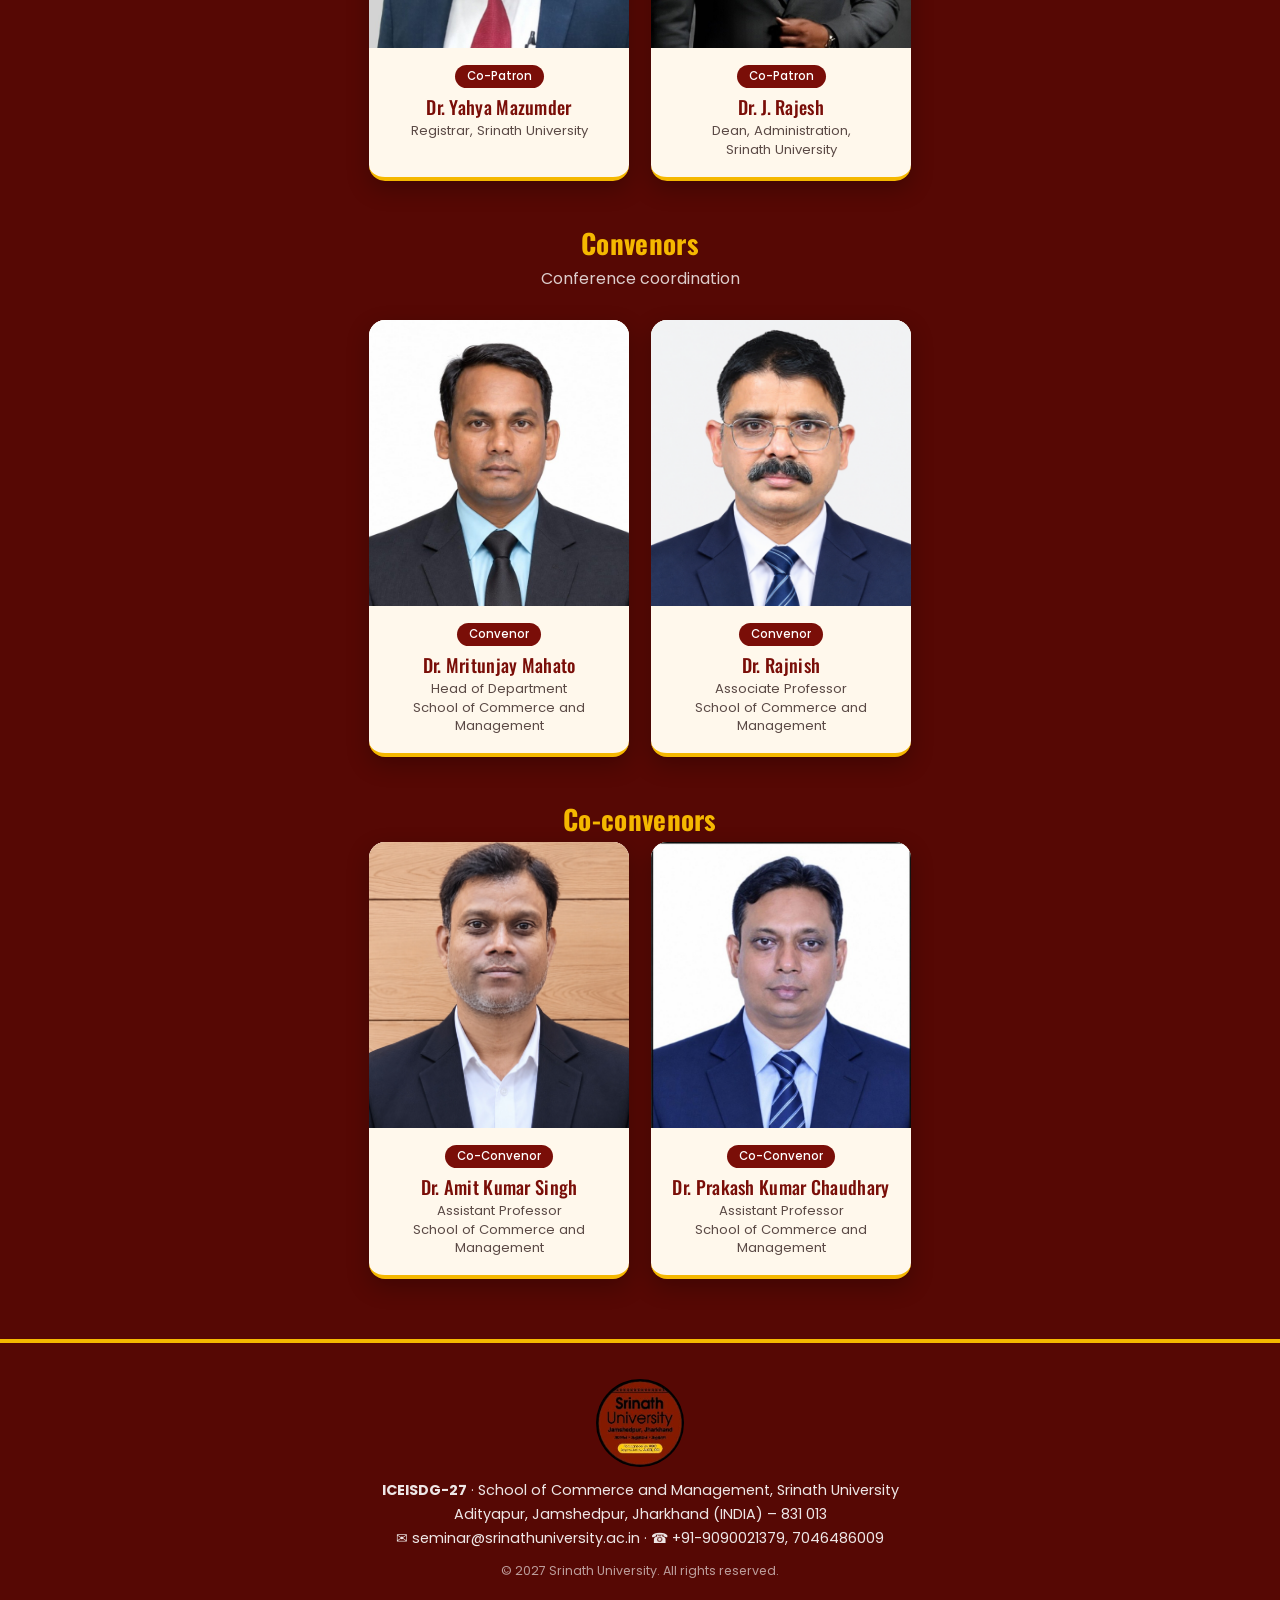
<file: organising-committee.html>
<!doctype html><html lang="en"><head><meta charset="utf-8"><meta name="viewport" content="width=device-width,initial-scale=1">
<title>Organising Committee | ICEISDG-27 · Srinath University</title>
<meta name="description" content="Organising Committee for ICEISDG-27, Srinath University.">
<link rel="preconnect" href="https://fonts.googleapis.com"><link href="https://fonts.googleapis.com/css2?family=Oswald:wght@400;500;600;700&family=Poppins:wght@400;500;600&display=swap" rel="stylesheet">
<link rel="stylesheet" href="style.css"></head><body class="committee-page">
<header><div class="wrap nav"><a class="brand" href="index.html"><img src="img/logo-srinath.jpg" alt="Srinath University"></a>
<button class="burger" onclick="document.getElementById('nv').classList.toggle('open')" aria-label="Menu">☰</button>
<nav id="nv"><ul><li><a href="index.html">Home</a></li><li class="dd"><a href="committee.html" class="on">Committee ▾</a><div><a href="organising-committee.html" class="on">Organising Committee</a><a href="organising-members.html">Organising Members</a><a href="advisory-committee.html">Advisory</a></div></li><li><a href="keynote-speaker.html">Keynote Speaker</a></li><li><a href="registration.html">Registration Fees</a></li><li><a href="dates.html">Important Dates</a></li><li><a href="tracks.html">Conference Tracks</a></li><li><a href="guidelines.html">Guidelines for Authors</a></li><li><a href="contact.html">Contact</a></li></ul></nav></div></header>
<div class="pagehead"><div class="wrap"><h1>Organising Committee</h1><p>Patron and conference leadership</p></div></div>
<section><div class="wrap">
<h2 class="sh">Chief Patron</h2>
<div class="grid big">
<div class="pc"><div class="ph"><img src="img/auth-sukhdeo.jpg" alt="Mr. Sukhdeo Mahato" loading="lazy"></div><div class="in"><span class="role">Chief Patron</span><h3>Mr. Sukhdeo Mahato</h3><p>Chancellor, Srinath University</p></div></div>
</div>
<h2 class="sh" style="margin-top:46px">Patron</h2>
<div class="grid big">
<div class="pc"><div class="ph"><img src="img/auth-sn-singh.jpg" alt="Prof. (Dr.) S.N. Singh" loading="lazy"></div><div class="in"><span class="role">Patron</span><h3>Prof. (Dr.) S.N. Singh</h3><p>Vice-Chancellor, Srinath University</p></div></div>
</div>
<h2 class="sh" style="margin-top:46px">Co-Patron</h2>
<div class="grid big">
<div class="pc"><div class="ph"><img src="img/auth-yahya.jpg" alt="Dr. Yahya Mazumder" loading="lazy"></div><div class="in"><span class="role">Co-Patron</span><h3>Dr. Yahya Mazumder</h3><p>Registrar, Srinath University</p></div></div>
<div class="pc"><div class="ph"><img src="img/auth-rajesh.jpg" alt="Dr. J. Rajesh" loading="lazy"></div><div class="in"><span class="role">Co-Patron</span><h3>Dr. J. Rajesh</h3><p>Dean, Administration, <span style="white-space:nowrap">Srinath University</span></p></div></div>
</div>
<h2 class="sh" style="margin-top:46px">Convenors</h2><p class="sub">Conference coordination</p>
<div class="grid big">
<div class="pc"><div class="ph"><img src="img/fac-mritunjay.jpg" alt="Dr. Mritunjay Mahato" loading="lazy"></div><div class="in"><span class="role">Convenor</span><h3>Dr. Mritunjay Mahato</h3><p>Head of Department<br>School of Commerce and Management</p></div></div>
<div class="pc"><div class="ph"><img src="img/auth-rajnish.png" alt="Dr. Rajnish" loading="lazy"></div><div class="in"><span class="role">Convenor</span><h3>Dr. Rajnish</h3><p>Associate Professor<br>School of Commerce and Management</p></div></div>
</div>
<h2 class="sh" style="margin-top:46px">Co-convenors</h2>
<div class="grid big">
<div class="pc"><div class="ph"><img src="img/fac-amit.jpg" alt="Dr. Amit Kumar Singh" loading="lazy"></div><div class="in"><span class="role">Co-Convenor</span><h3>Dr. Amit Kumar Singh</h3><p>Assistant Professor<br>School of Commerce and Management</p></div></div>
<div class="pc"><div class="ph"><img src="img/fac-prakash.jpg" alt="Dr. Prakash Kumar Chaudhary" loading="lazy"></div><div class="in"><span class="role">Co-Convenor</span><h3>Dr. Prakash Kumar Chaudhary</h3><p>Assistant Professor<br>School of Commerce and Management</p></div></div>
</div></div></section>
<footer><div class="wrap"><img class="logo" src="img/logo-srinath.jpg" alt="Srinath University"><p><b>ICEISDG-27</b> · School of Commerce and Management, Srinath University</p><p>Adityapur, Jamshedpur, Jharkhand (INDIA) – 831 013</p><p>✉ seminar@srinathuniversity.ac.in · ☎ +91-9090021379, 7046486009</p><p class="cp">© 2027 Srinath University. All rights reserved.</p></div></footer></body></html>
</file>
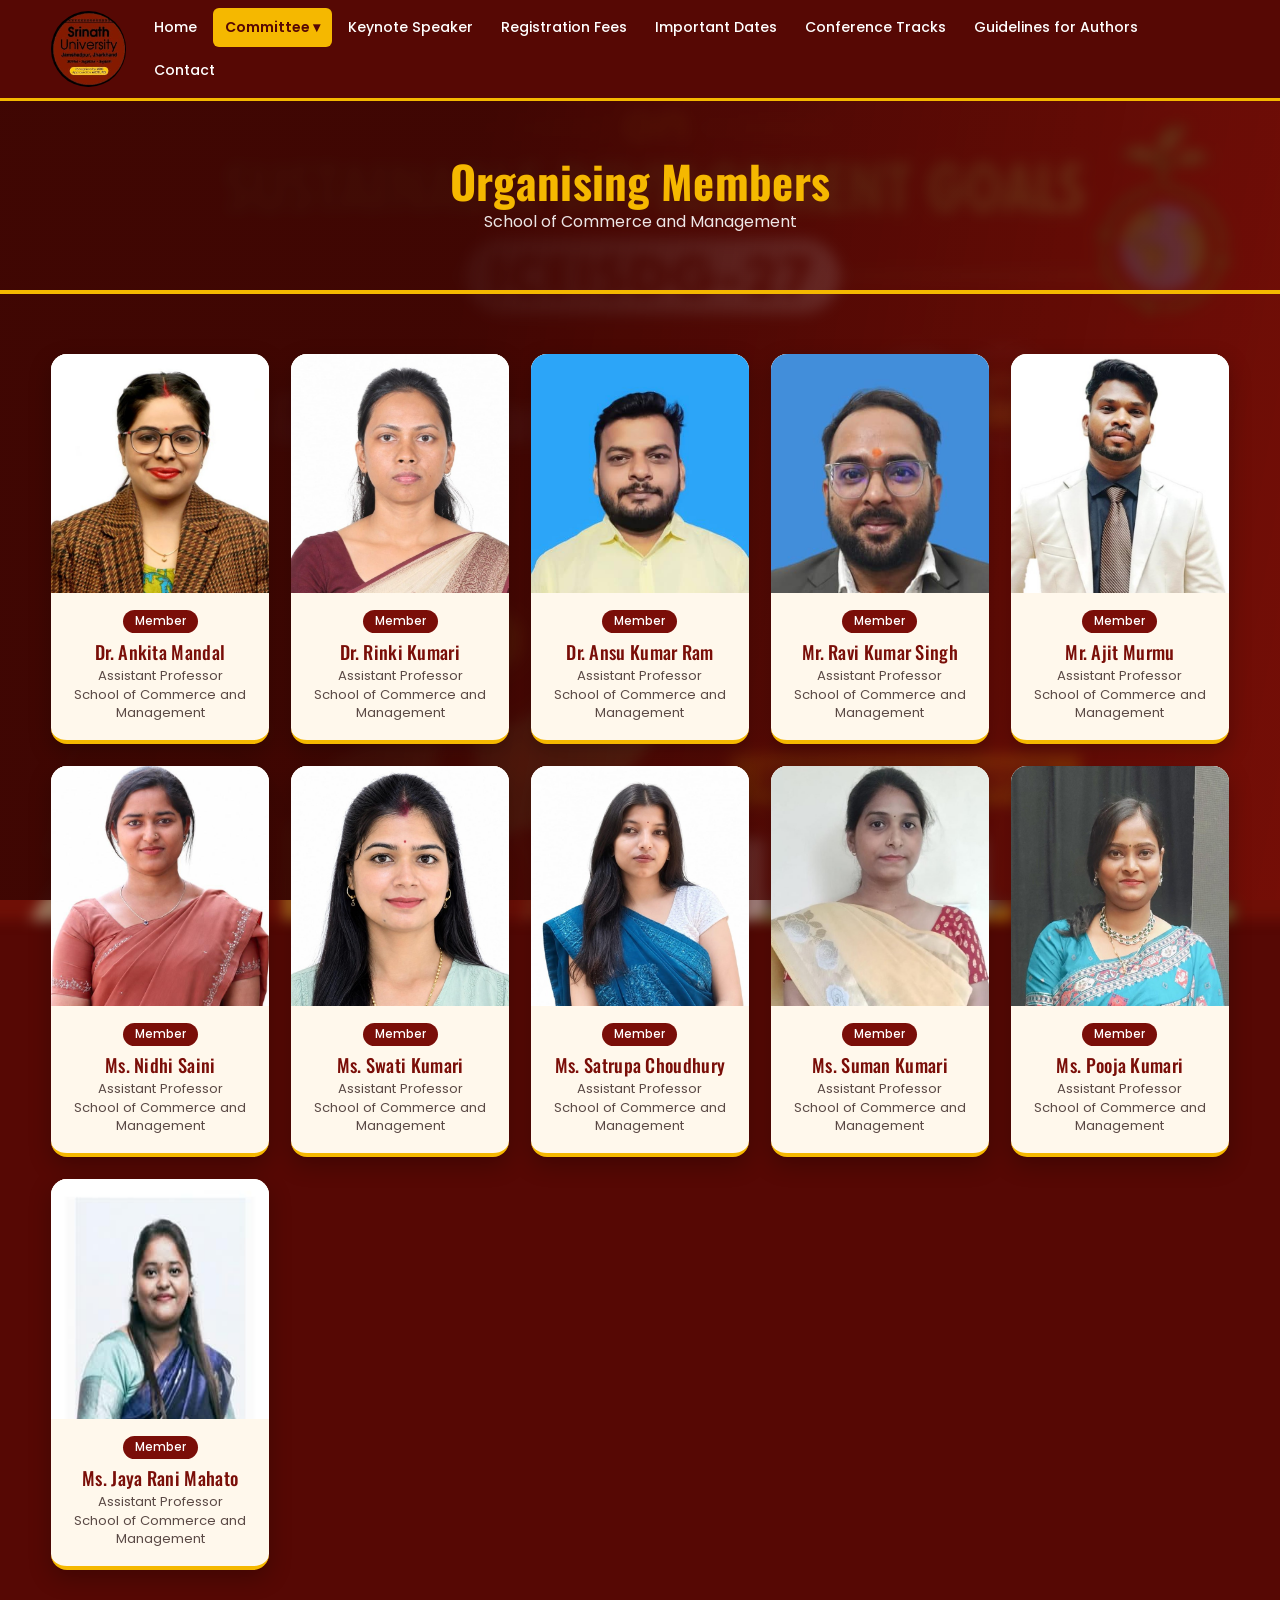
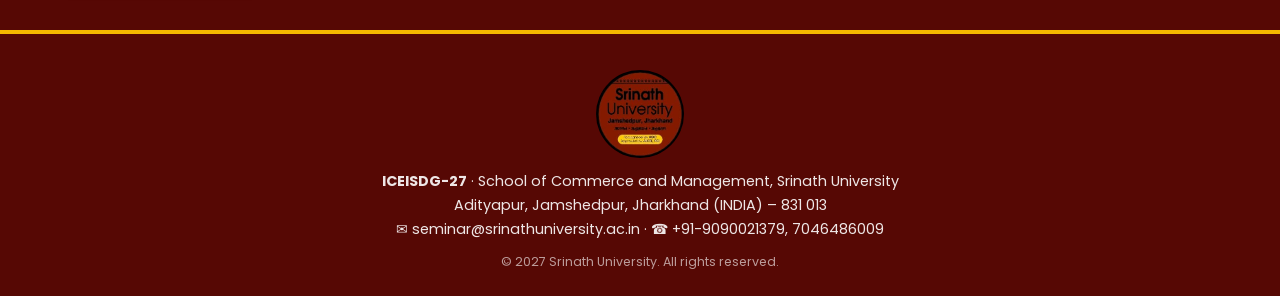
<file: organising-members.html>
<!doctype html><html lang="en"><head><meta charset="utf-8"><meta name="viewport" content="width=device-width,initial-scale=1">
<title>Organising Members | ICEISDG-27 · Srinath University</title>
<meta name="description" content="Organising Members for ICEISDG-27, Srinath University.">
<link rel="preconnect" href="https://fonts.googleapis.com"><link href="https://fonts.googleapis.com/css2?family=Oswald:wght@400;500;600;700&family=Poppins:wght@400;500;600&display=swap" rel="stylesheet">
<link rel="stylesheet" href="style.css"></head><body class="committee-page">
<header><div class="wrap nav"><a class="brand" href="index.html"><img src="img/logo-srinath.jpg" alt="Srinath University"></a>
<button class="burger" onclick="document.getElementById('nv').classList.toggle('open')" aria-label="Menu">☰</button>
<nav id="nv"><ul><li><a href="index.html">Home</a></li><li class="dd"><a href="committee.html" class="on">Committee ▾</a><div><a href="organising-committee.html">Organising Committee</a><a href="organising-members.html" class="on">Organising Members</a><a href="advisory-committee.html">Advisory</a></div></li><li><a href="keynote-speaker.html">Keynote Speaker</a></li><li><a href="registration.html">Registration Fees</a></li><li><a href="dates.html">Important Dates</a></li><li><a href="tracks.html">Conference Tracks</a></li><li><a href="guidelines.html">Guidelines for Authors</a></li><li><a href="contact.html">Contact</a></li></ul></nav></div></header>
<div class="pagehead"><div class="wrap"><h1>Organising Members</h1><p>School of Commerce and Management</p></div></div>
<section><div class="wrap"><div class="grid">
<div class="pc"><div class="ph"><img src="img/fac-ankita.jpg" alt="Dr. Ankita Mandal" loading="lazy"></div><div class="in"><span class="role">Member</span><h3>Dr. Ankita Mandal</h3><p>Assistant Professor<br>School of Commerce and Management</p></div></div>
<div class="pc"><div class="ph"><img src="img/fac-rinki.jpg" alt="Dr. Rinki Kumari" loading="lazy"></div><div class="in"><span class="role">Member</span><h3>Dr. Rinki Kumari</h3><p>Assistant Professor<br>School of Commerce and Management</p></div></div>
<div class="pc"><div class="ph"><img src="img/fac-ansu.jpg" alt="Dr. Ansu Kumar Ram" loading="lazy"></div><div class="in"><span class="role">Member</span><h3>Dr. Ansu Kumar Ram</h3><p>Assistant Professor<br>School of Commerce and Management</p></div></div>
<div class="pc"><div class="ph"><img src="img/fac-ravi.jpg" alt="Mr. Ravi Kumar Singh" loading="lazy"></div><div class="in"><span class="role">Member</span><h3>Mr. Ravi Kumar Singh</h3><p>Assistant Professor<br>School of Commerce and Management</p></div></div>
<div class="pc"><div class="ph"><img src="img/fac-ajit.jpg" alt="Mr. Ajit Murmu" loading="lazy"></div><div class="in"><span class="role">Member</span><h3>Mr. Ajit Murmu</h3><p>Assistant Professor<br>School of Commerce and Management</p></div></div>
<div class="pc"><div class="ph"><img src="img/fac-nidhi.jpg" alt="Ms. Nidhi Saini" loading="lazy"></div><div class="in"><span class="role">Member</span><h3>Ms. Nidhi Saini</h3><p>Assistant Professor<br>School of Commerce and Management</p></div></div>
<div class="pc"><div class="ph"><img src="img/fac-swati.jpg" alt="Ms. Swati Kumari" loading="lazy"></div><div class="in"><span class="role">Member</span><h3>Ms. Swati Kumari</h3><p>Assistant Professor<br>School of Commerce and Management</p></div></div>
<div class="pc"><div class="ph"><img src="img/fac-satrupa.jpg" alt="Ms. Satrupa Choudhury" loading="lazy"></div><div class="in"><span class="role">Member</span><h3>Ms. Satrupa Choudhury</h3><p>Assistant Professor<br>School of Commerce and Management</p></div></div>
<div class="pc"><div class="ph"><img src="img/fac-suman.jpg" alt="Ms. Suman Kumari" loading="lazy"></div><div class="in"><span class="role">Member</span><h3>Ms. Suman Kumari</h3><p>Assistant Professor<br>School of Commerce and Management</p></div></div>
<div class="pc"><div class="ph"><img src="img/fac-pooja.jpg" alt="Ms. Pooja Kumari" loading="lazy"></div><div class="in"><span class="role">Member</span><h3>Ms. Pooja Kumari</h3><p>Assistant Professor<br>School of Commerce and Management</p></div></div>
<div class="pc"><div class="ph"><img src="img/fac-jaya.jpg" alt="Ms. Jaya Rani Mahato" loading="lazy"></div><div class="in"><span class="role">Member</span><h3>Ms. Jaya Rani Mahato</h3><p>Assistant Professor<br>School of Commerce and Management</p></div></div>
</div></div></section>
<footer><div class="wrap"><img class="logo" src="img/logo-srinath.jpg" alt="Srinath University"><p><b>ICEISDG-27</b> · School of Commerce and Management, Srinath University</p><p>Adityapur, Jamshedpur, Jharkhand (INDIA) – 831 013</p><p>✉ seminar@srinathuniversity.ac.in · ☎ +91-9090021379, 7046486009</p><p class="cp">© 2027 Srinath University. All rights reserved.</p></div></footer></body></html>
</file>
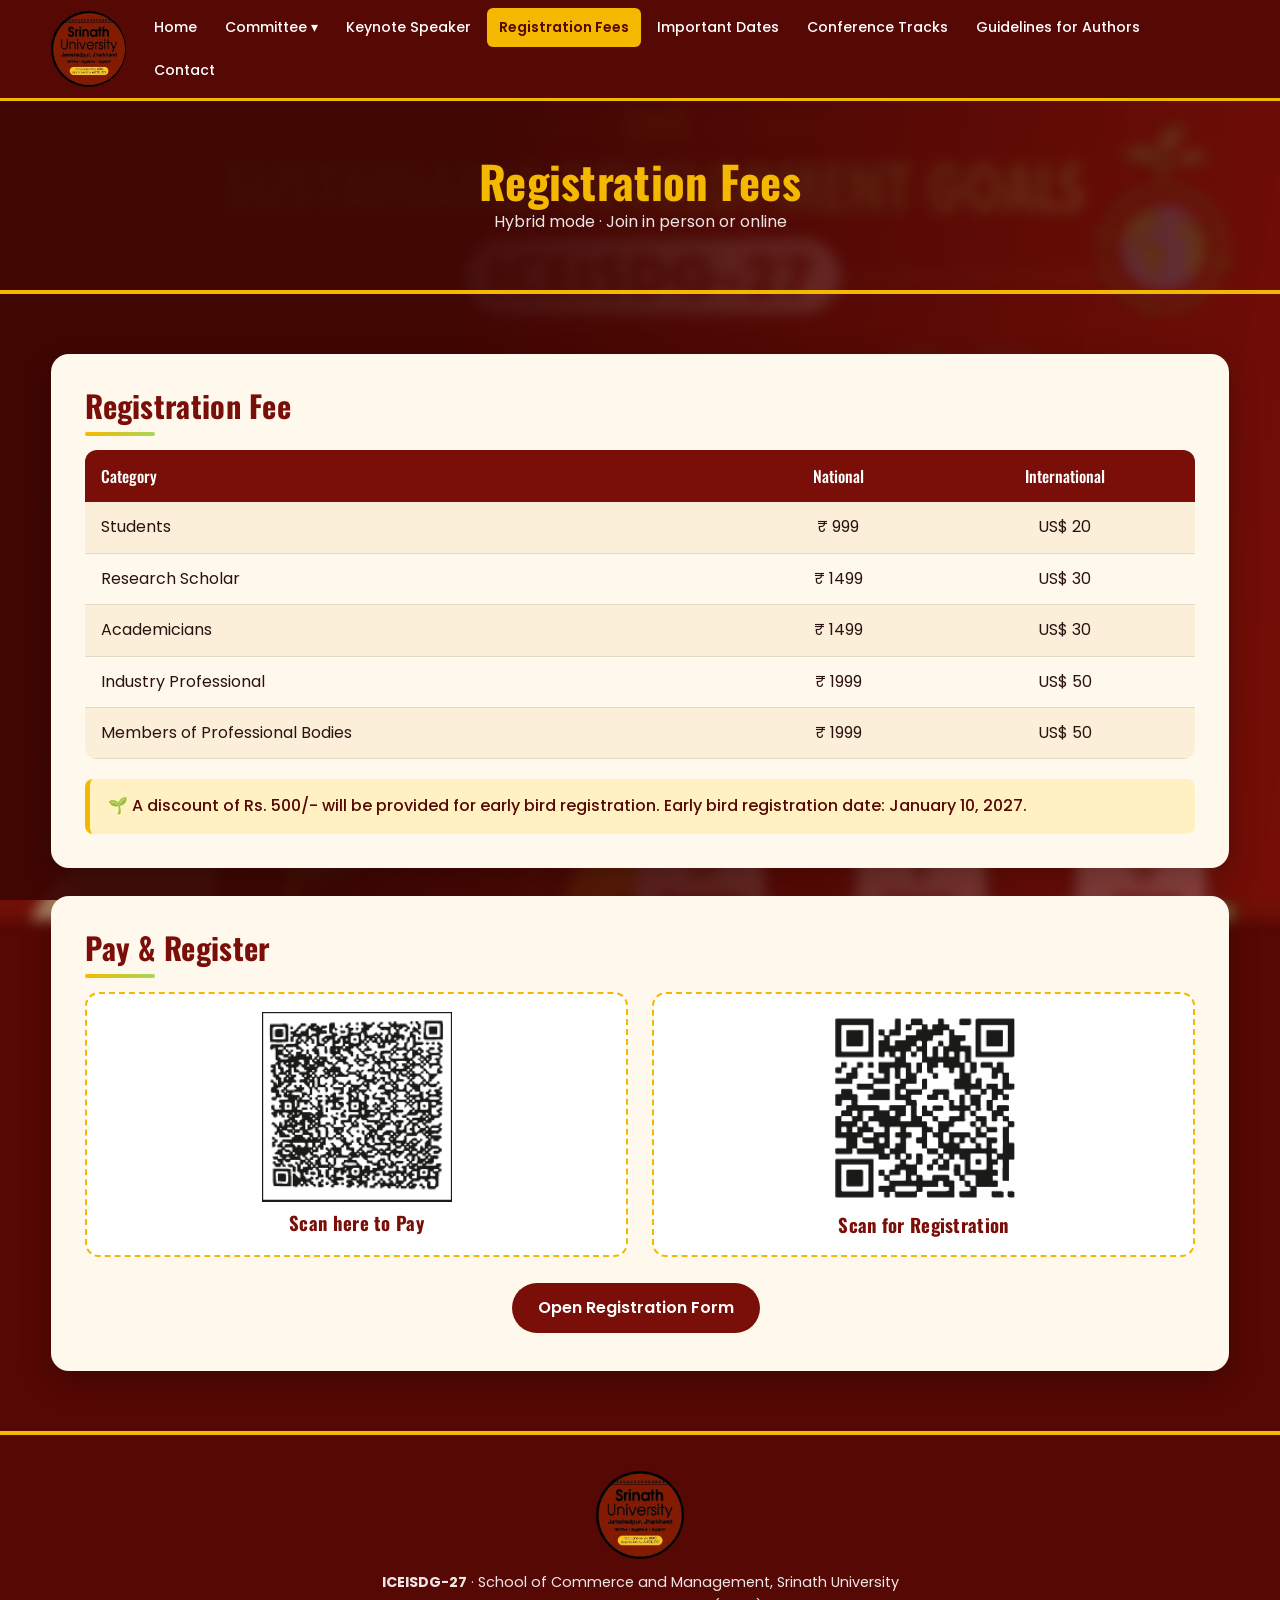
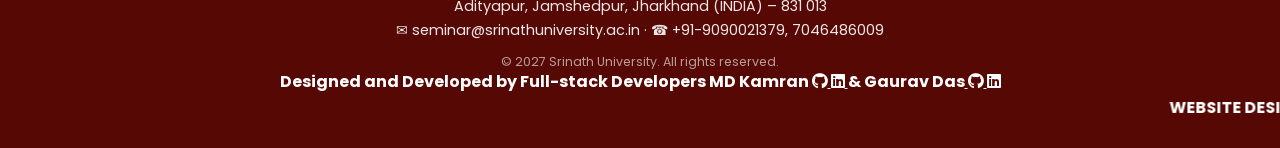
<file: registration.html>
<!doctype html><html lang="en"><head><meta charset="utf-8"><meta name="viewport" content="width=device-width,initial-scale=1">
<title>Registration Fees | ICEISDG-27 · Srinath University</title>
<meta name="description" content="International Conference on Emerging Ideas on Sustainable Development Goals (ICEISDG-27), 6 &amp; 7 February 2027, Srinath University, Jamshedpur.">
<link rel="preconnect" href="https://fonts.googleapis.com"><link href="https://fonts.googleapis.com/css2?family=Oswald:wght@400;500;600;700&family=Poppins:wght@400;500;600&display=swap" rel="stylesheet">
<link href="https://fonts.googleapis.com/css2?family=Poppins:wght@400;500;600;700;800&family=Oswald:wght@500;600;700&display=swap" rel="stylesheet">
<link rel="stylesheet"
href="https://cdnjs.cloudflare.com/ajax/libs/font-awesome/6.7.2/css/all.min.css">
<link rel="stylesheet" href="style.css"></head><body>
<header><div class="wrap nav"><a class="brand" href="index.html"><img src="img/logo-srinath.jpg" alt="Srinath University"></a>
<button class="burger" onclick="document.getElementById('nv').classList.toggle('open')" aria-label="Menu">☰</button>
<nav id="nv"><ul><li><a href="index.html">Home</a></li><li class="dd"><a href="committee.html">Committee ▾</a><div><a href="organising-committee.html">Organising Committee</a><a href="organising-members.html">Organising Members</a><a href="advisory-committee.html">Advisory</a></div></li><li><a href="keynote-speaker.html">Keynote Speaker</a></li><li><a href="registration.html" class="on">Registration Fees</a></li><li><a href="dates.html">Important Dates</a></li><li><a href="tracks.html">Conference Tracks</a></li><li><a href="guidelines.html">Guidelines for Authors</a></li><li><a href="contact.html">Contact</a></li></ul></nav></div></header>
<div class="pagehead"><div class="wrap"><h1>Registration Fees</h1><p>Hybrid mode · Join in person or online</p></div></div>
<section><div class="wrap"><div class="card"><h2>Registration Fee</h2>
<table><tr><th>Category</th><th>National</th><th>International</th></tr><tr><td>Students</td><td>₹ 999</td><td>US$ 20</td></tr><tr><td>Research Scholar</td><td>₹ 1499</td><td>US$ 30</td></tr><tr><td>Academicians</td><td>₹ 1499</td><td>US$ 30</td></tr><tr><td>Industry Professional</td><td>₹ 1999</td><td>US$ 50</td></tr><tr><td>Members of Professional Bodies</td><td>₹ 1999</td><td>US$ 50</td></tr></table>
<div class="note">🌱 A discount of Rs. 500/- will be provided for early bird registration. Early bird registration date: January 10, 2027.</div></div>
<div class="card"><h2>Pay &amp; Register</h2><div class="qrs">
<div class="qr"><img src="img/qr-pay.png" alt="Scan to pay"><h3>Scan here to Pay</h3></div>
<div class="qr"><img src="img/qr-registration.png" alt="Scan for registration"><h3>Scan for Registration</h3></div></div>
<p style="text-align:center;margin-top:22px"><a class="btn b1" style="background:var(--m);color:#fff" href="https://forms.gle/FxbQ9JqtHxUgb9VZ8" target="_blank" rel="noopener">Open Registration Form</a></p></div></div></section><footer><div class="wrap"><img class="logo" src="img/logo-srinath.jpg" alt="Srinath University">
<p><b>ICEISDG-27</b> · School of Commerce and Management, Srinath University</p>
<p>Adityapur, Jamshedpur, Jharkhand (INDIA) – 831 013</p>
<p>✉ seminar@srinathuniversity.ac.in · ☎ +91-9090021379, 7046486009</p>
<p class="cp">© 2027 Srinath University. All rights reserved.</p></div> <section><strong>Designed and Developed by Full-stack Developers MD Kamran  <a href="https://github.com/m2795144-lab" target="_blank">
    <i class="fa-brands fa-github"></i>
    <a href="https://www.linkedin.com/in/md-kamran-b6493b37a/"
   target="_blank"
   rel="noopener noreferrer">
    <i class="fa-brands fa-linkedin"></i>
</a>
</a>& Gaurav Das<a href="https://github.com/Gauravdas2255" target="_blank">
    <i class="fa-brands fa-github"></i>
</a><a href="https://www.linkedin.com/in/gauravdas2005/"
   target="_blank"
   rel="noopener noreferrer">
    <i class="fa-brands fa-linkedin"></i></strong>
    <marquee behavior="" direction="border-left"><b>WEBSITE DESIGNED AND DEVELOPED BY MD KAMRAN & GAURAV DAS 
BUILDING DIGITAL EXCELLENCE THROUGH INNOVATION, CREATIVITY & TECHNOLOGY</b></marquee>
  </section></footer></body></html>
</file>
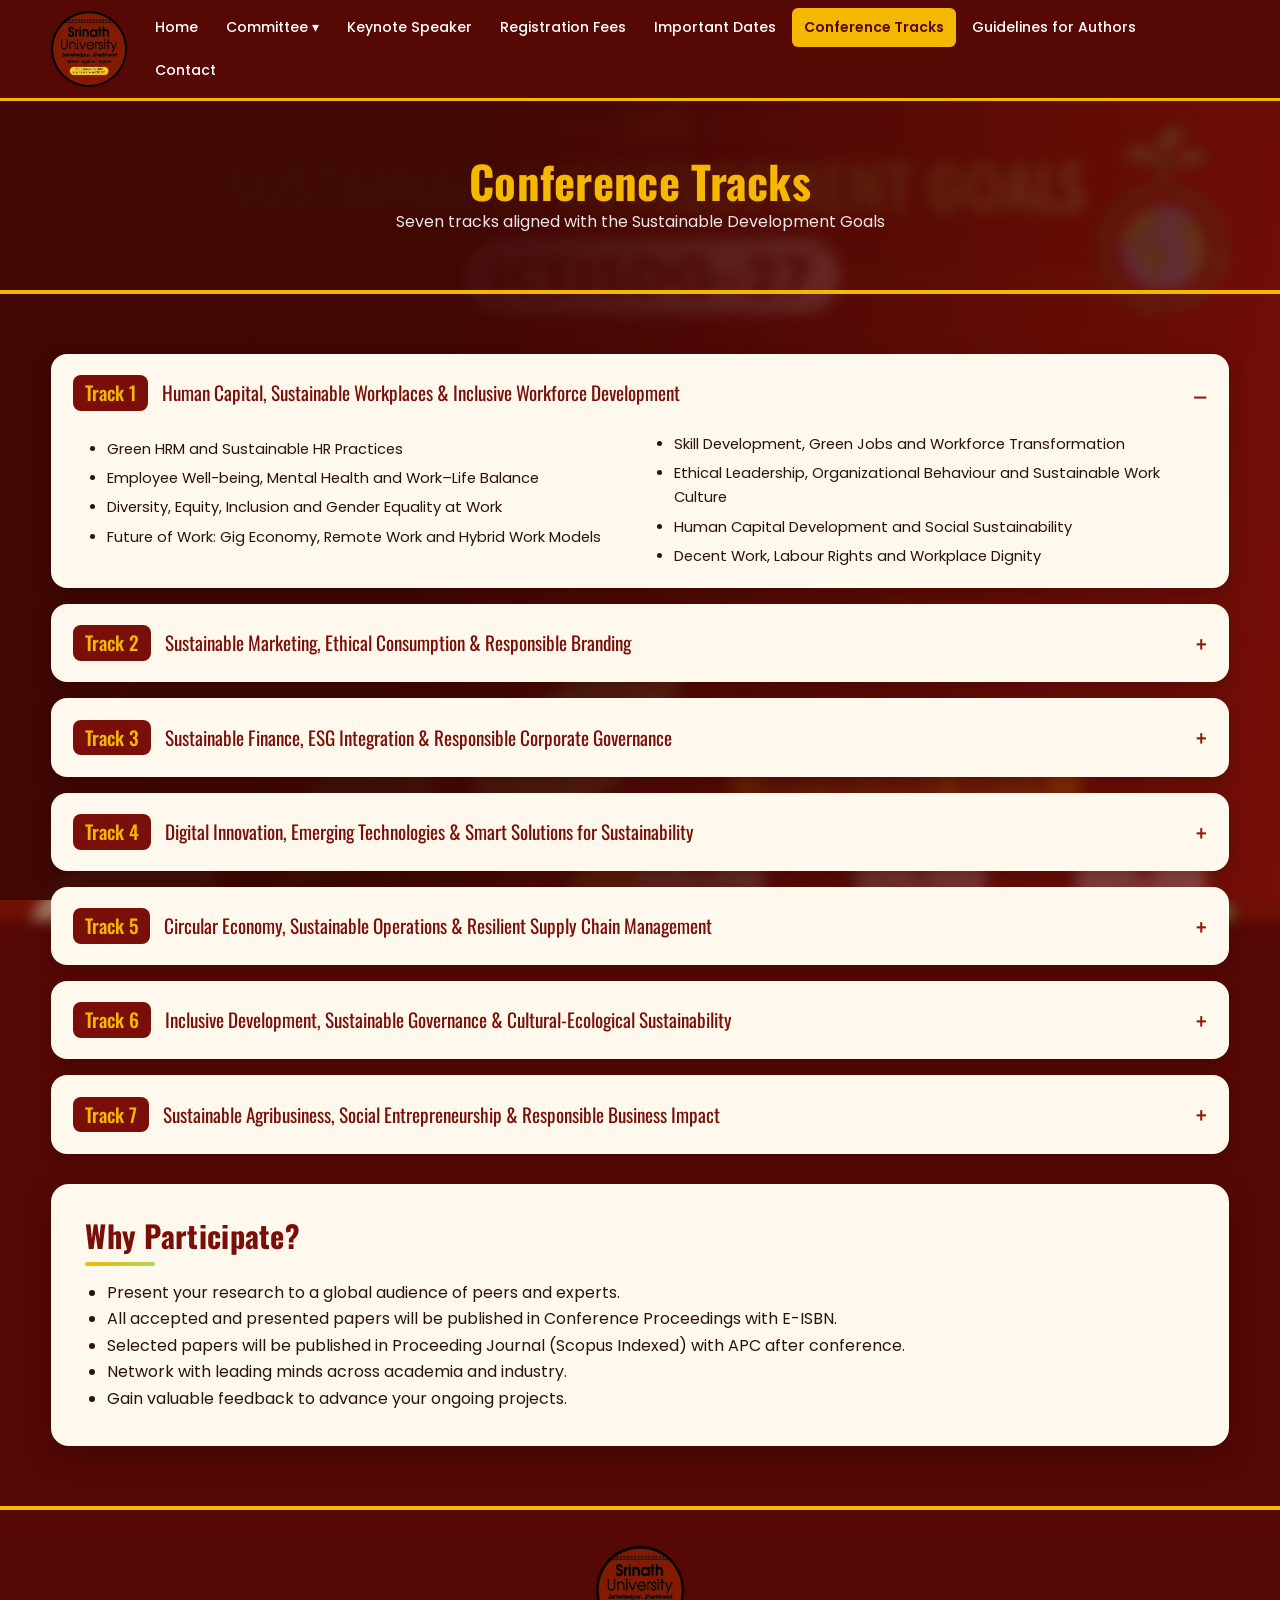
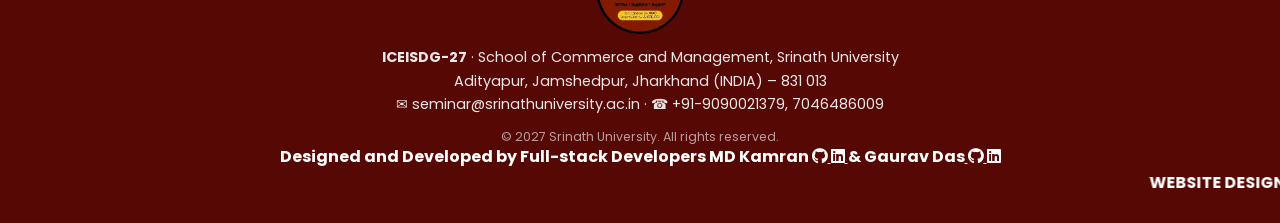
<file: tracks.html>
<!doctype html><html lang="en"><head><meta charset="utf-8"><meta name="viewport" content="width=device-width,initial-scale=1">
<title>Conference Tracks | ICEISDG-27 · Srinath University</title>
<meta name="description" content="International Conference on Emerging Ideas on Sustainable Development Goals (ICEISDG-27), 6 &amp; 7 February 2027, Srinath University, Jamshedpur.">
<link rel="preconnect" href="https://fonts.googleapis.com"><link href="https://fonts.googleapis.com/css2?family=Oswald:wght@400;500;600;700&family=Poppins:wght@400;500;600&display=swap" rel="stylesheet">
<link href="https://fonts.googleapis.com/css2?family=Poppins:wght@400;500;600;700;800&family=Oswald:wght@500;600;700&display=swap" rel="stylesheet">
<link rel="stylesheet"
href="https://cdnjs.cloudflare.com/ajax/libs/font-awesome/6.7.2/css/all.min.css">
<link rel="stylesheet" href="style.css"></head><body>
<header><div class="wrap nav"><a class="brand" href="index.html"><img src="img/logo-srinath.jpg" alt="Srinath University"></a>
<button class="burger" onclick="document.getElementById('nv').classList.toggle('open')" aria-label="Menu">☰</button>
<nav id="nv"><ul><li><a href="index.html">Home</a></li><li class="dd"><a href="committee.html">Committee ▾</a><div><a href="organising-committee.html">Organising Committee</a><a href="organising-members.html">Organising Members</a><a href="advisory-committee.html">Advisory</a></div></li><li><a href="keynote-speaker.html">Keynote Speaker</a></li><li><a href="registration.html">Registration Fees</a></li><li><a href="dates.html">Important Dates</a></li><li><a href="tracks.html" class="on">Conference Tracks</a></li><li><a href="guidelines.html">Guidelines for Authors</a></li><li><a href="contact.html">Contact</a></li></ul></nav></div></header>
<div class="pagehead"><div class="wrap"><h1>Conference Tracks</h1><p>Seven tracks aligned with the Sustainable Development Goals</p></div></div><section><div class="wrap"><details class="track" open><summary><b>Track 1</b>Human Capital, Sustainable Workplaces &amp; Inclusive Workforce Development</summary><ul><li>Green HRM and Sustainable HR Practices</li><li>Employee Well-being, Mental Health and Work–Life Balance</li><li>Diversity, Equity, Inclusion and Gender Equality at Work</li><li>Future of Work: Gig Economy, Remote Work and Hybrid Work Models</li><li>Skill Development, Green Jobs and Workforce Transformation</li><li>Ethical Leadership, Organizational Behaviour and Sustainable Work Culture</li><li>Human Capital Development and Social Sustainability</li><li>Decent Work, Labour Rights and Workplace Dignity</li></ul></details><details class="track"><summary><b>Track 2</b>Sustainable Marketing, Ethical Consumption &amp; Responsible Branding</summary><ul><li>Green Marketing Strategies and Sustainable Consumer Behaviour</li><li>Ethical Branding, Corporate Reputation and Brand Accountability</li><li>Responsible Consumption and Production Patterns</li><li>Consumer Awareness, Environmental Consciousness and Green Purchasing</li><li>Digital Marketing for Sustainable Development</li><li>Sustainable Product Innovation, Packaging and Labelling</li><li>Socially Responsible Advertising and Greenwashing Challenges</li><li>Circular Consumption and Sustainable Lifestyle Practices</li></ul></details><details class="track"><summary><b>Track 3</b>Sustainable Finance, ESG Integration &amp; Responsible Corporate Governance</summary><ul><li>Green Finance, Climate Finance and Sustainable Investments</li><li>ESG Frameworks, Reporting and Performance Assessment</li><li>Sustainable Banking and Responsible Financial Institutions</li><li>Carbon Markets, Green Bonds and Climate Risk Financing</li><li>Financial Inclusion and Sustainable Economic Growth</li><li>Corporate Governance, Business Ethics and Accountability</li><li>Responsible Investment and Impact Financing</li><li>Corporate Sustainability Reporting and Non-Financial Disclosures</li></ul></details><details class="track"><summary><b>Track 4</b>Digital Innovation, Emerging Technologies &amp; Smart Solutions for Sustainability</summary><ul><li>Artificial Intelligence and Machine Learning for Sustainable Development</li><li>Digital Transformation and Sustainable Business Models</li><li>Green Computing, Cloud Computing and Energy-Efficient Technologies</li><li>Internet of Things (IoT), Smart Cities and Intelligent Infrastructure</li><li>Blockchain for Transparency and Sustainable Governance</li><li>Digital Inclusion, Technology Access and Social Innovation</li><li>Big Data Analytics for Environmental and Social Impact</li><li>Emerging Technologies for Climate Action and Resource Management</li></ul></details><details class="track"><summary><b>Track 5</b>Circular Economy, Sustainable Operations &amp; Resilient Supply Chain Management</summary><ul><li>Circular Economy and Sustainable Business Models</li><li>Green Supply Chain Management and Sustainable Procurement</li><li>Waste Management, Recycling and Resource Recovery</li><li>Zero-Waste Manufacturing and Sustainable Production Systems</li><li>Green Logistics, Transportation and Distribution</li><li>Renewable Energy and Resource-Efficient Operations</li><li>Sustainable Infrastructure and Industrial Innovation</li><li>Supply Chain Resilience, Climate Adaptation and Risk Management</li></ul></details><details class="track"><summary><b>Track 6</b>Inclusive Development, Sustainable Governance &amp; Cultural-Ecological Sustainability</summary><ul><li>Social Sustainability, Equity and Inclusive Development</li><li>Public Policy, Institutional Reforms and Sustainable Governance</li><li>Tribal Communities, Indigenous Knowledge and Biodiversity Conservation</li><li>Environmental Justice, Climate Justice and Human Rights</li><li>Community Participation and Grassroots Development</li><li>Cultural Heritage, Traditional Practices and Ecological Conservation</li><li>Sustainable Rural and Urban Development</li><li>Gender Empowerment, Social Protection and Inclusive Institutions</li><li>Natural Resource Governance and Community-Based Forest Management</li></ul></details><details class="track"><summary><b>Track 7</b>Sustainable Agribusiness, Social Entrepreneurship &amp; Responsible Business Impact</summary><ul><li>Sustainable Agriculture and Climate-Resilient Farming</li><li>Agribusiness Innovation and Sustainable Food Systems</li><li>Social Entrepreneurship and Inclusive Business Models</li><li>Rural Entrepreneurship, Livelihood Generation and Poverty Alleviation</li><li>Corporate Social Responsibility and Social Impact Assessment</li><li>Community-Based Enterprises and Cooperative Development</li><li>Food Security, Nutrition and Sustainable Agriculture</li><li>Public-Private Partnerships and Cross-Sector Collaboration</li><li>Women Entrepreneurship and Grassroots Innovation</li></ul></details><div class="card" style="margin-top:30px"><h2>Why Participate?</h2><ul style="padding-left:22px"><li>Present your research to a global audience of peers and experts.</li><li>All accepted and presented papers will be published in Conference Proceedings with E-ISBN.</li><li>Selected papers will be published in Proceeding Journal (Scopus Indexed) with APC after conference.</li><li>Network with leading minds across academia and industry.</li><li>Gain valuable feedback to advance your ongoing projects.</li></ul></div></div></section><footer><div class="wrap"><img class="logo" src="img/logo-srinath.jpg" alt="Srinath University">
<p><b>ICEISDG-27</b> · School of Commerce and Management, Srinath University</p>
<p>Adityapur, Jamshedpur, Jharkhand (INDIA) – 831 013</p>
<p>✉ seminar@srinathuniversity.ac.in · ☎ +91-9090021379, 7046486009</p>
<p class="cp">© 2027 Srinath University. All rights reserved.</p></div> <section><strong>Designed and Developed by Full-stack Developers MD Kamran  <a href="https://github.com/m2795144-lab" target="_blank">
    <i class="fa-brands fa-github"></i>
    <a href="https://www.linkedin.com/in/md-kamran-b6493b37a/"
   target="_blank"
   rel="noopener noreferrer">
    <i class="fa-brands fa-linkedin"></i>
</a>
</a>& Gaurav Das<a href="https://github.com/Gauravdas2255" target="_blank">
    <i class="fa-brands fa-github"></i>
</a><a href="https://www.linkedin.com/in/gauravdas2005/"
   target="_blank"
   rel="noopener noreferrer">
    <i class="fa-brands fa-linkedin"></i></strong>
    <marquee behavior="" direction="border-left"><b>WEBSITE DESIGNED AND DEVELOPED BY MD KAMRAN & GAURAV DAS 
BUILDING DIGITAL EXCELLENCE THROUGH INNOVATION, CREATIVITY & TECHNOLOGY</b></marquee>
  </section></footer></body></html>
</file>
<file: style.css>
:root{--m:#7a0e08;--md:#560804;--mm:#8f1a10;--g:#f5b800;--l:#a9d65c;--c:#fff8ec;--ink:#2b1210}
*{box-sizing:border-box;margin:0;padding:0}
html{scroll-behavior:smooth}
body{position:relative;font-family:'Poppins',sans-serif;color:var(--ink);background:var(--md);line-height:1.65}
body::before{content:"";position:fixed;inset:-20px;z-index:-2;background:url(img/poster.jpg) center/cover;filter:blur(7px);opacity:.55}
body::after{content:"";position:fixed;inset:0;z-index:-1;background:linear-gradient(100deg,rgba(60,6,3,.93) 35%,rgba(122,14,8,.55))}
h1,h2,h3,h4{font-family:'Oswald',sans-serif;letter-spacing:.3px;line-height:1.2}
a{color:inherit}
img{max-width:100%;display:block}
.wrap{width:min(1180px,92%);margin:auto}
/* header */
header{position:sticky;top:0;z-index:50;background:var(--md);border-bottom:3px solid var(--g)}
.nav{display:flex;align-items:center;justify-content:space-between;gap:16px;padding:8px 0}
.brand img{height:76px;width:76px;object-fit:cover;border-radius:50%}
nav ul{list-style:none;display:flex;gap:4px;flex-wrap:wrap}
nav a{display:block;padding:8px 12px;color:#fff;text-decoration:none;font-size:.88rem;font-weight:500;border-radius:6px;transition:.2s}
nav a:hover{background:rgba(255,255,255,.12)}
nav a.on{background:var(--g);color:var(--md);font-weight:600}
.dd{position:relative}
.dd>div{display:none;position:absolute;top:100%;left:0;background:var(--md);border:1px solid var(--g);border-radius:8px;min-width:200px;padding:6px;z-index:60;opacity:0;transform:translateY(-8px);visibility:hidden}
.dd:hover>div,.dd:focus-within>div{display:block;visibility:visible;animation:committee-subnav-open .25s ease-out forwards}
.dd>div a{font-size:.85rem}
@keyframes committee-subnav-open{from{opacity:0;transform:translateY(-8px)}to{opacity:1;transform:translateY(0)}}
.burger{display:none;background:none;border:2px solid var(--g);color:var(--g);font-size:1.4rem;border-radius:6px;padding:2px 10px;cursor:pointer}
/* hero */
.hero{position:relative;overflow:hidden;color:#fff;padding:70px 0 80px;background:var(--md)}
.hero::before{content:"";position:absolute;inset:-20px;background:url(img/poster.jpg) center/cover;filter:blur(7px);opacity:.55}
.hero::after{content:"";position:absolute;inset:0;background:linear-gradient(100deg,rgba(60,6,3,.93) 35%,rgba(122,14,8,.55))}
.hero .wrap{position:relative;z-index:2;display:grid;grid-template-columns:1.25fr .75fr;gap:44px;align-items:center}
.tag{display:inline-block;background:var(--g);color:var(--md);font-weight:600;padding:4px 14px;border-radius:30px;font-size:.82rem;margin-bottom:16px}
.hero h1{font-size:clamp(1.8rem,4.2vw,3.2rem);font-weight:600}
.hero h1 .y{color:var(--g)}.hero h1 .gr{color:var(--l)}
.hero .acr{display:inline-block;background:#fff;color:var(--md);font-family:'Oswald';font-weight:700;font-size:1.4rem;padding:2px 22px;border-radius:30px;margin:14px 0}
.hero p{max-width:560px;opacity:.93}
.facts{display:flex;gap:12px;flex-wrap:wrap;margin:22px 0}
.facts div{border:1px solid rgba(255,255,255,.3);border-radius:10px;padding:8px 16px;font-size:.9rem;background:rgba(0,0,0,.22)}
.facts b{display:block;color:var(--g);font-family:'Oswald';font-size:1.1rem;font-weight:500}
.btn{display:inline-block;text-decoration:none;font-weight:600;padding:12px 26px;border-radius:40px;margin:4px 8px 4px 0;transition:.2s}
.b1{background:var(--g);color:var(--md)}.b1:hover{background:#ffd23f;transform:translateY(-2px)}
.b2{border:2px solid #fff;color:#fff}.b2:hover{background:#fff;color:var(--md)}
.posterbox{border:4px solid var(--g);border-radius:14px;overflow:hidden;box-shadow:0 20px 50px rgba(0,0,0,.5);transform:rotate(2deg);max-width:340px;margin-left:auto}
.logos{display:flex;gap:18px;align-items:center;margin-bottom:22px;flex-wrap:wrap}
.logos img{height:58px;width:auto}
/* sections */
section{padding:60px 0}
.pagehead{background:transparent;color:#fff;padding:54px 0;border-bottom:4px solid var(--g);text-align:center}
.pagehead h1{font-size:clamp(1.9rem,4vw,2.8rem);color:var(--g)}
.pagehead p{opacity:.9}
.card{background:var(--c);border-radius:18px;padding:34px;box-shadow:0 10px 30px rgba(0,0,0,.25)}
.card+.card{margin-top:28px}
.card h2{color:var(--m);font-size:1.9rem;margin-bottom:14px;position:relative;padding-bottom:12px}
.card h2::after{content:"";position:absolute;left:0;bottom:0;width:70px;height:4px;border-radius:4px;background:linear-gradient(90deg,var(--g),var(--l))}
.card p+p{margin-top:12px}
.two{display:grid;grid-template-columns:1fr 1fr;gap:28px;align-items:start}
.committee-links{grid-template-columns:repeat(3,minmax(0,1fr));align-items:stretch}
.committee-link{height:100%;min-height:150px;text-decoration:none;display:flex;flex-direction:column}
.committee-link h2{font-size:1.5rem}
.committee-buttons{display:flex;justify-content:center;gap:16px;flex-wrap:wrap}
.committee-button{display:inline-block;min-width:220px;padding:14px 22px;text-align:center;text-decoration:none;color:#fff;background:var(--m);border:2px solid var(--g);border-radius:40px;font-family:'Oswald',sans-serif;font-size:1.05rem;font-weight:500;transition:.2s}
.committee-button:hover{background:var(--g);color:var(--md);transform:translateY(-2px)}
/* people */
.sh{color:var(--g);font-size:1.7rem;text-align:center;margin:0 0 6px}
.sub{color:#fff;opacity:.8;text-align:center;margin-bottom:28px}
.grid{display:grid;grid-template-columns:repeat(auto-fill,minmax(200px,1fr));gap:22px}
.grid.big{grid-template-columns:repeat(auto-fit,minmax(220px,260px));justify-content:center}
.pc{background:var(--c);border-radius:16px;overflow:hidden;text-align:center;box-shadow:0 8px 22px rgba(0,0,0,.25);transition:.25s;border-bottom:4px solid var(--g)}
.pc:hover{transform:translateY(-6px)}
.pc .ph{aspect-ratio:1/1.1;background:#e9e2d4;overflow:hidden}
.pc .ph img{width:100%;height:100%;object-fit:cover;object-position:top}
.pc .in{padding:14px 12px 18px}
.pc .role{display:inline-block;background:var(--m);color:#fff;font-size:.72rem;padding:2px 12px;border-radius:20px;margin-bottom:8px;font-weight:500}
.pc h3{color:var(--m);font-size:1.15rem;font-weight:500}
.pc p{font-size:.82rem;color:#5b4a46;line-height:1.4;margin-top:4px}
.al{background:var(--c);border-radius:14px;padding:16px 20px;border-left:6px solid var(--g);box-shadow:0 6px 18px rgba(0,0,0,.2)}
.al h3{color:var(--m);font-size:1.12rem;font-weight:500}.al p{font-size:.87rem;color:#5b4a46}
/* keynote */
.kn{display:grid;grid-template-columns:1fr 1fr;gap:28px}
.kc{background:var(--c);border-radius:18px;overflow:hidden;box-shadow:0 10px 28px rgba(0,0,0,.28)}
.kc .top{display:flex;gap:20px;align-items:center;background:linear-gradient(120deg,var(--g),#ffd75e);padding:20px}
.kc .top img{width:120px;height:140px;object-fit:cover;object-position:top;border:3px solid var(--md);border-radius:10px;flex:none}
.kc .top h3{color:var(--md);font-size:1.5rem}.kc .top span{font-size:.85rem;color:var(--md)}
.kc ul{padding:18px 22px 22px 40px;font-size:.88rem}.kc li{margin:6px 0}
/* tables */
table{width:100%;border-collapse:collapse;border-radius:12px;overflow:hidden}
th{background:var(--m);color:#fff;font-family:'Oswald';font-weight:500;padding:13px 16px;text-align:left}
td{padding:12px 16px;border-bottom:1px solid #e6d9c3}
tr:nth-child(even) td{background:#fbefd9}
td:not(:first-child),th:not(:first-child){text-align:center}
.note{background:#fff1c2;border-left:5px solid var(--g);padding:14px 18px;border-radius:8px;margin-top:20px;font-weight:500;color:var(--md)}
.qrs{display:grid;grid-template-columns:repeat(auto-fit,minmax(220px,1fr));gap:24px;text-align:center}
.qr{background:#fff;border-radius:14px;padding:18px;border:2px dashed var(--g)}
.qr img{width:190px;margin:0 auto 10px}.qr h3{color:var(--m)}
/* timeline */
.tl{display:grid;grid-template-columns:repeat(3,minmax(0,1fr));gap:22px}
.tl div{background:var(--c);border-radius:16px;padding:24px;text-align:center;border-top:6px solid var(--l);box-shadow:0 8px 22px rgba(0,0,0,.25)}
.tl div:nth-child(2n){border-color:var(--g)}
.tl b{display:block;font-family:'Oswald';font-size:2rem;color:var(--m);line-height:1.1}
.tl small{display:block;color:#7b6a66;margin-bottom:8px}
/* tracks */
.track{background:var(--c);border-radius:16px;margin-bottom:16px;overflow:hidden;box-shadow:0 6px 18px rgba(0,0,0,.2)}
.track summary{cursor:pointer;padding:18px 22px;font-family:'Oswald';font-size:1.2rem;color:var(--m);list-style:none;display:flex;gap:14px;align-items:center}
.track summary::-webkit-details-marker{display:none}
.track summary b{background:var(--m);color:var(--g);border-radius:8px;padding:2px 12px;font-weight:500;flex:none}
.track summary::after{content:"+";margin-left:auto;font-size:1.6rem;color:var(--mm)}
.track[open] summary::after{content:"–"}
.track ul{padding:0 24px 20px 56px;columns:2;column-gap:36px}.track li{margin:5px 0;break-inside:avoid;font-size:.92rem}
.gl h3{color:var(--m);margin:20px 0 6px;font-size:1.25rem}.gl ul{padding-left:22px}.gl li{margin:4px 0}
.gl code{background:#f3e6cc;padding:2px 8px;border-radius:5px;word-break:break-all}
.ct{display:grid;grid-template-columns:repeat(auto-fit,minmax(250px,1fr));gap:22px}
.ct .card{margin:0;text-align:center}.ct .ic{font-size:2.2rem}
.ct h3{color:var(--m);margin:6px 0}
footer{background:var(--md);color:#fff;border-top:4px solid var(--g);padding:36px 0 18px;text-align:center}
footer .logo{height:88px;width:88px;object-fit:cover;border-radius:50%;margin:0 auto 12px}
footer p{font-size:.9rem;opacity:.9}.cp{margin-top:16px;font-size:.78rem;opacity:.6;position:relative;top:-6px}
footer section{padding:0;margin-top:-10px}
@media(max-width:900px){
.hero .wrap,.two,.kn{grid-template-columns:1fr}
.tl{grid-template-columns:repeat(2,minmax(0,1fr))}
.posterbox{margin:0 auto;transform:none}
.committee-links{grid-template-columns:1fr}
.burger{display:block}
nav{display:none;position:absolute;top:100%;left:0;right:0;background:var(--md);padding:10px 4%}
nav.open{display:block}nav ul{flex-direction:column}
.dd>div{display:block;position:static;border:0;padding-left:14px}
.track ul{columns:1}}
@media(max-width:520px){.kc .top{flex-direction:column;text-align:center}.card{padding:22px}.tl{grid-template-columns:1fr}}
</file>
